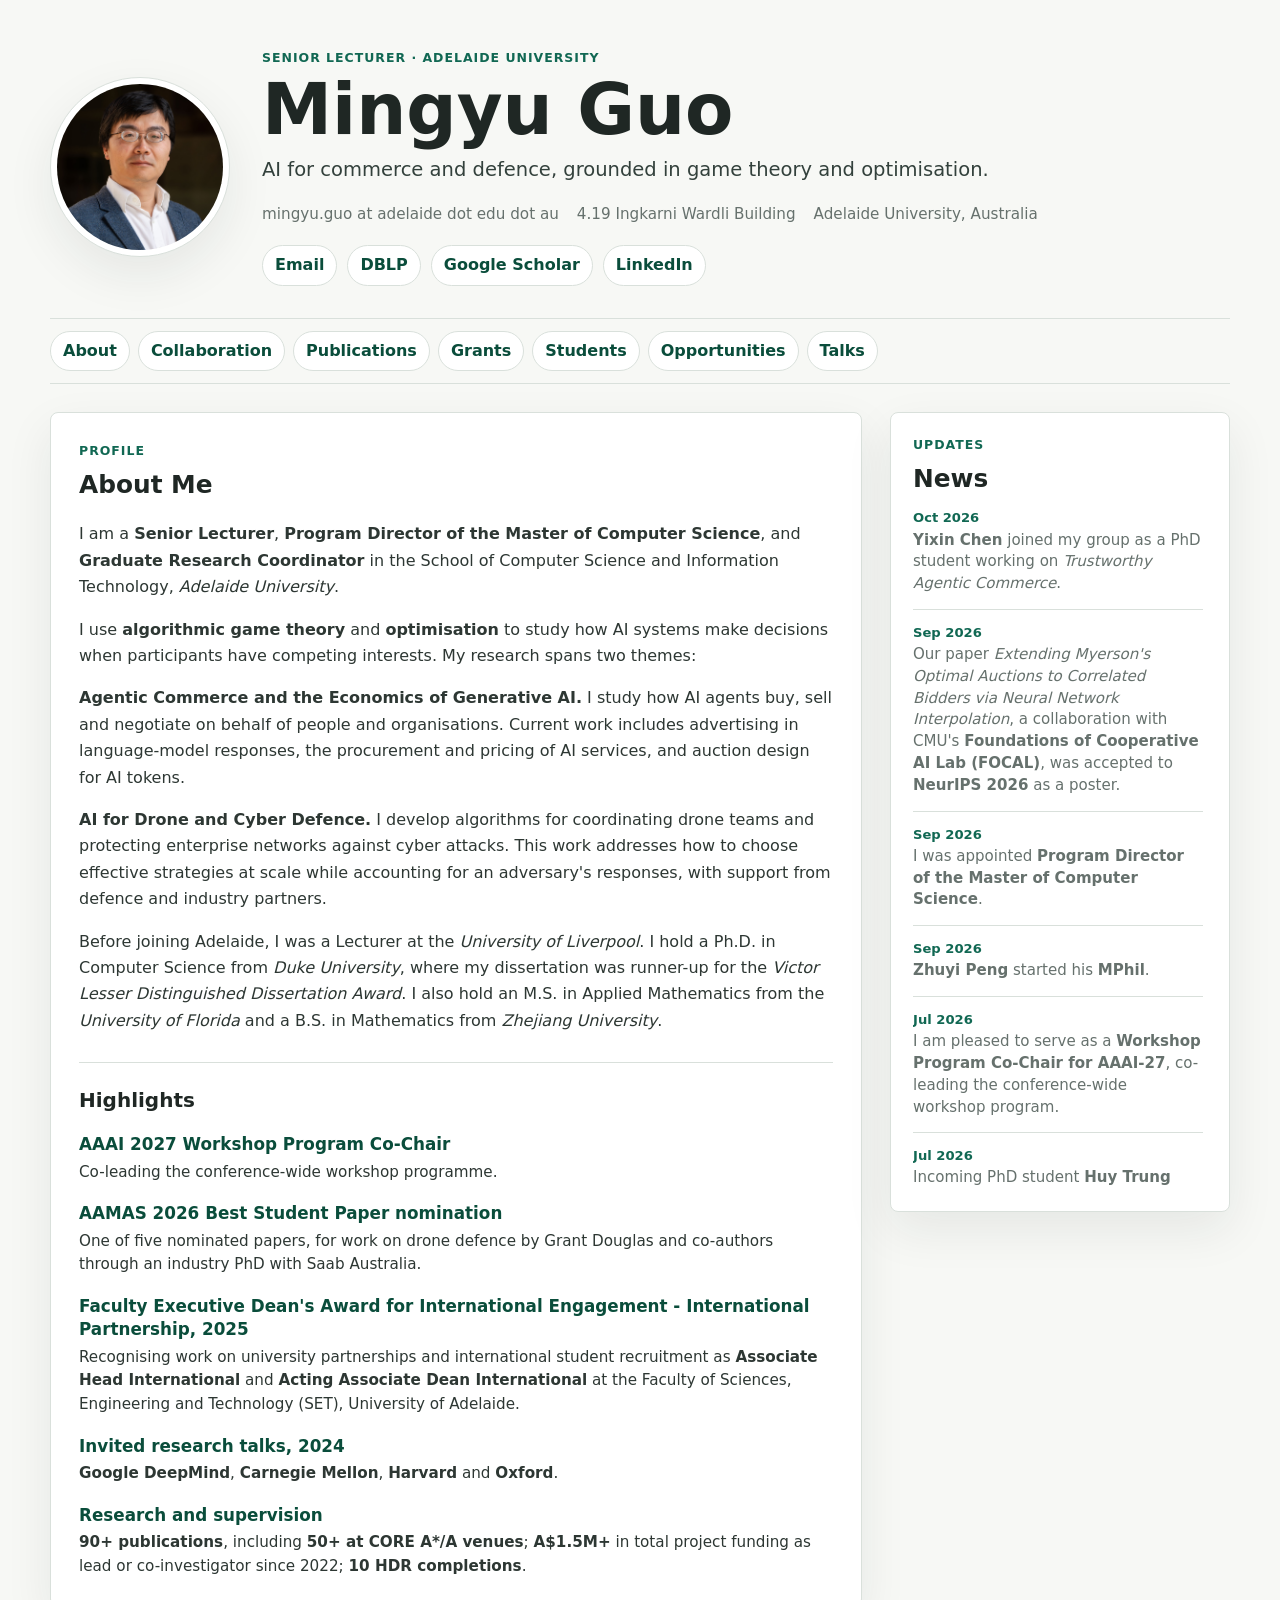
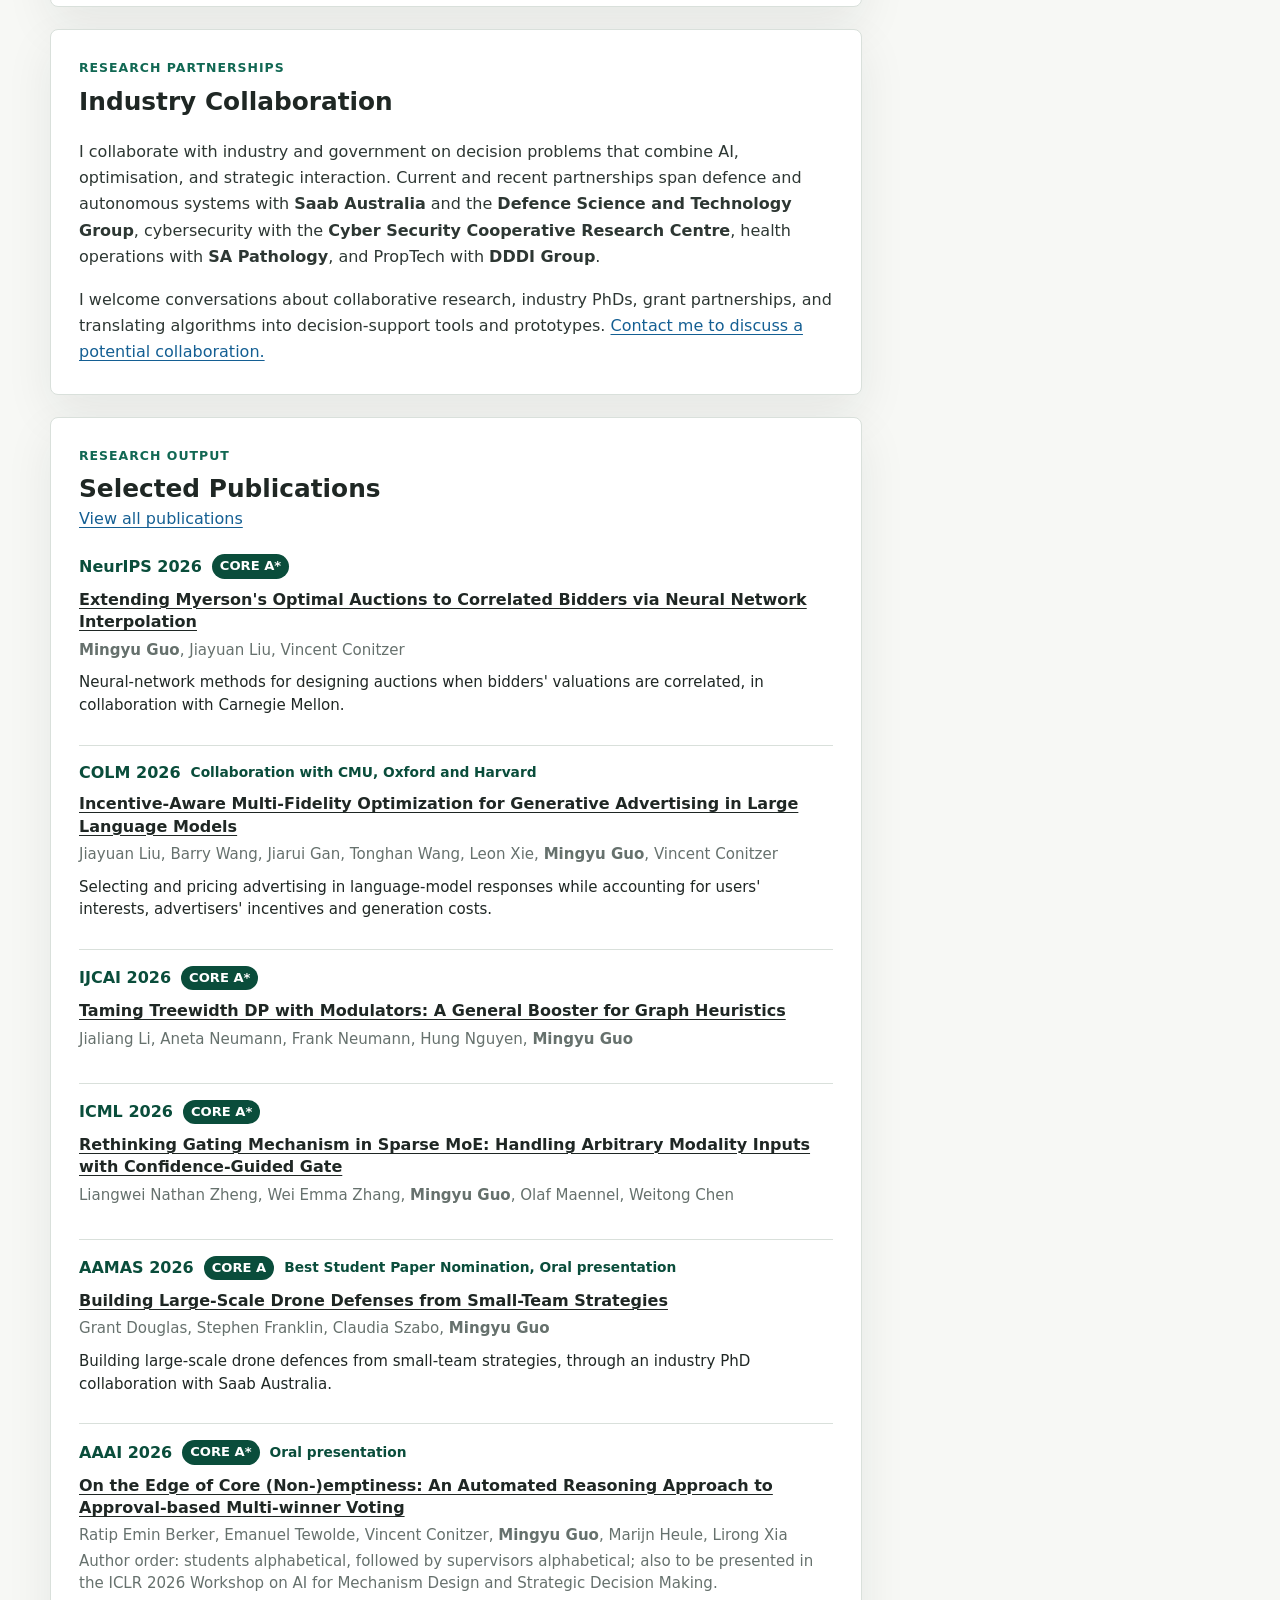
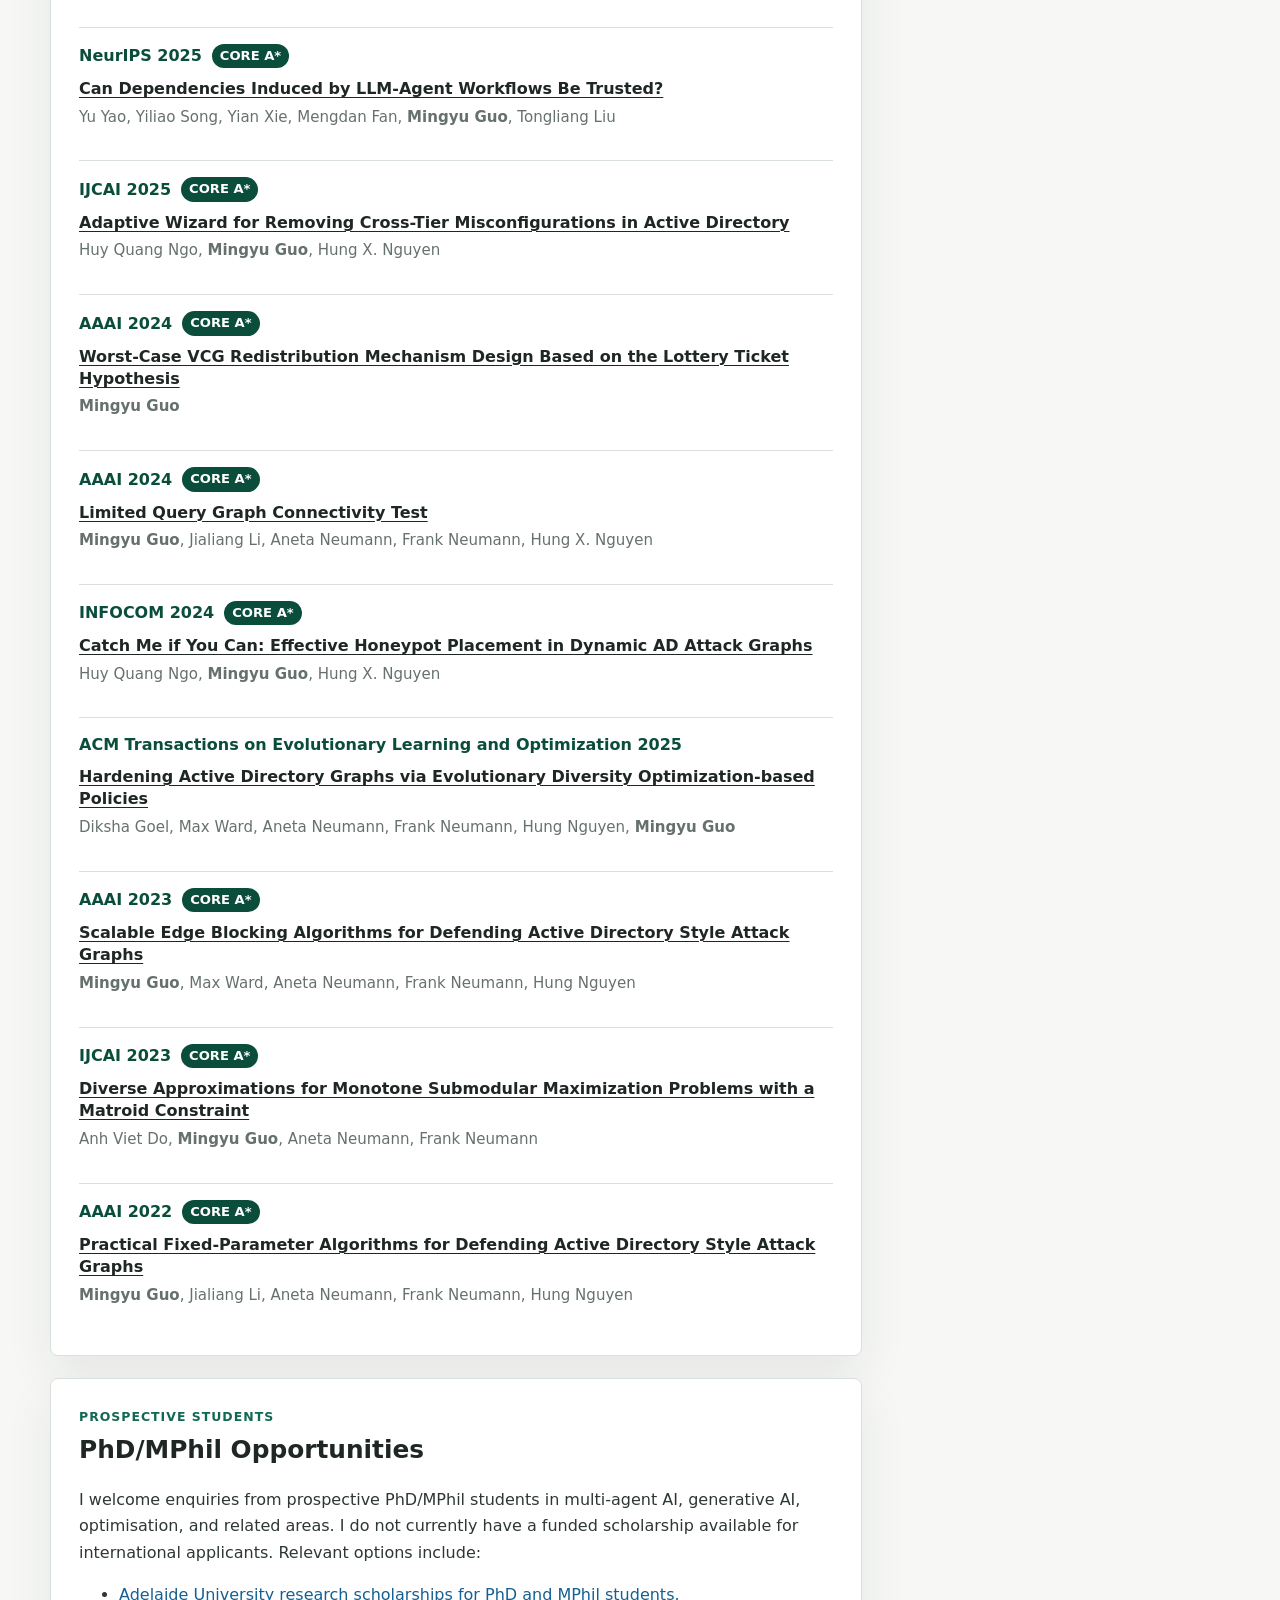
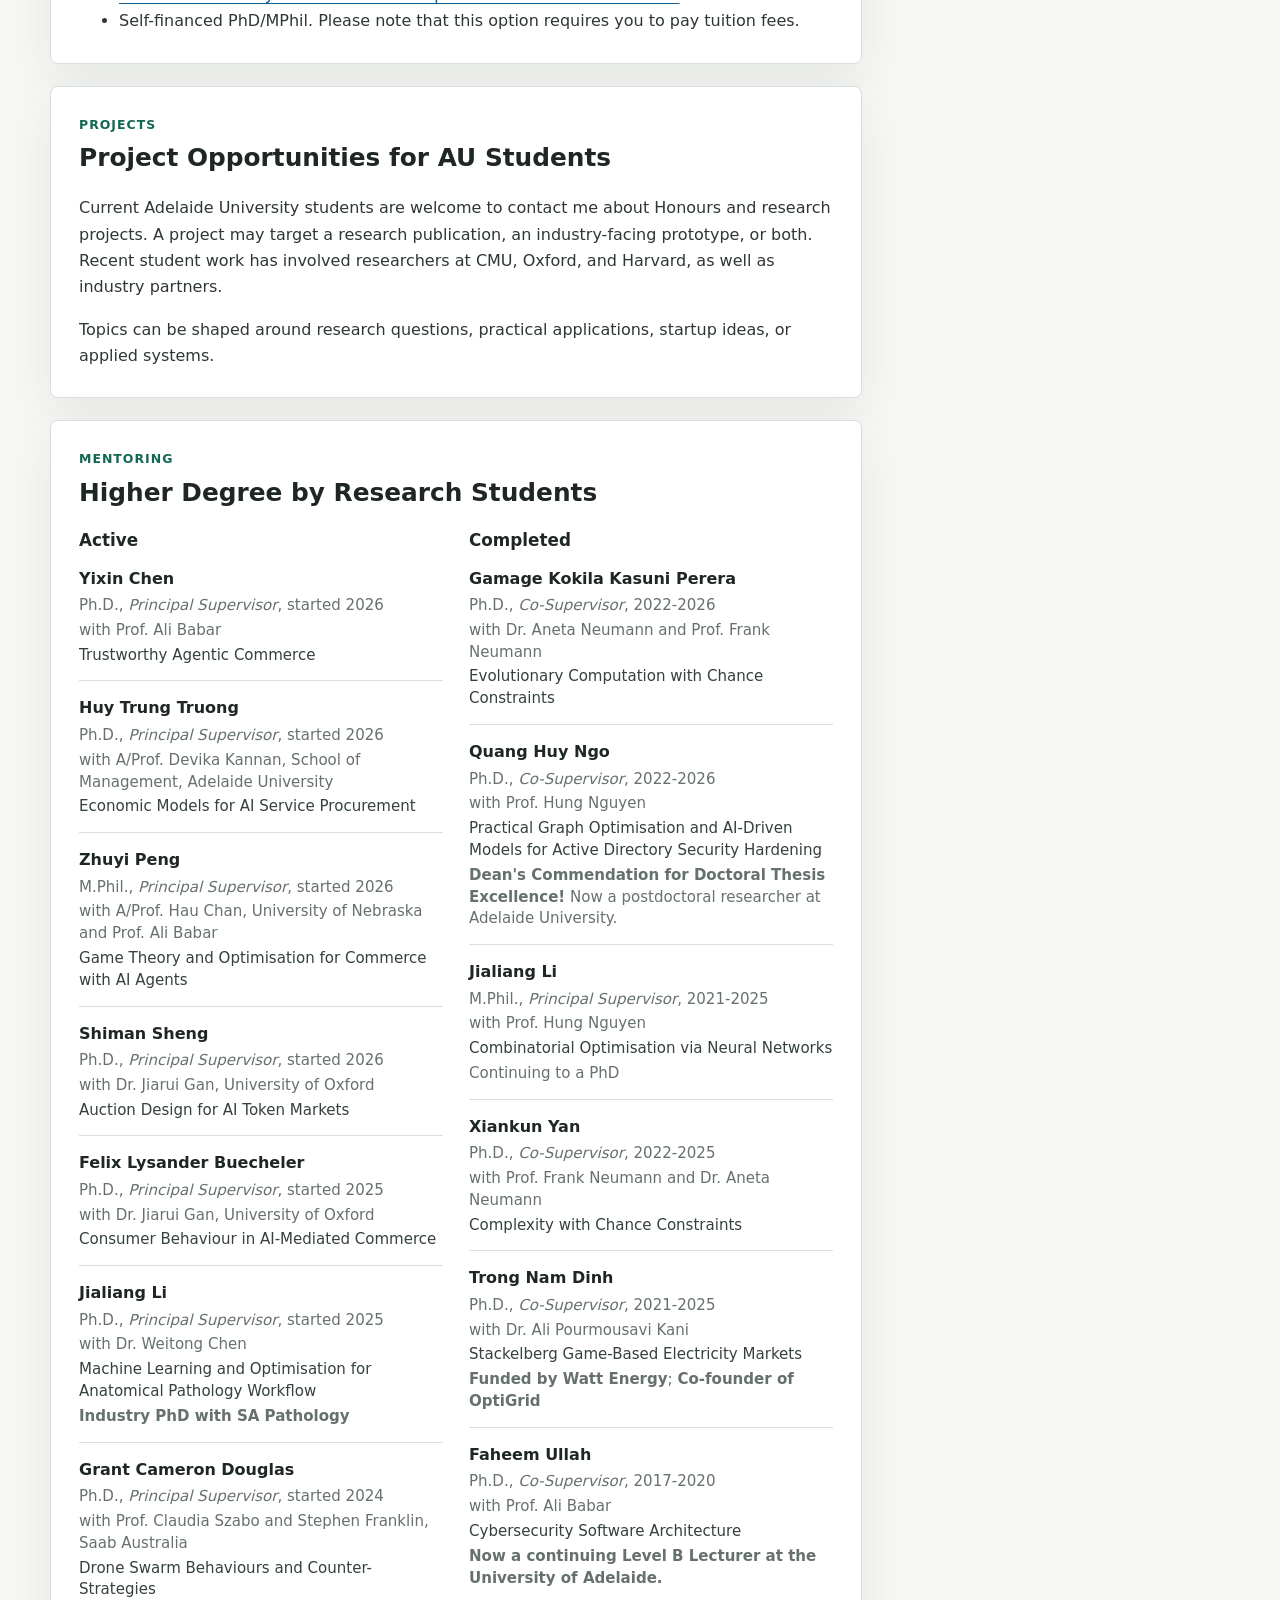
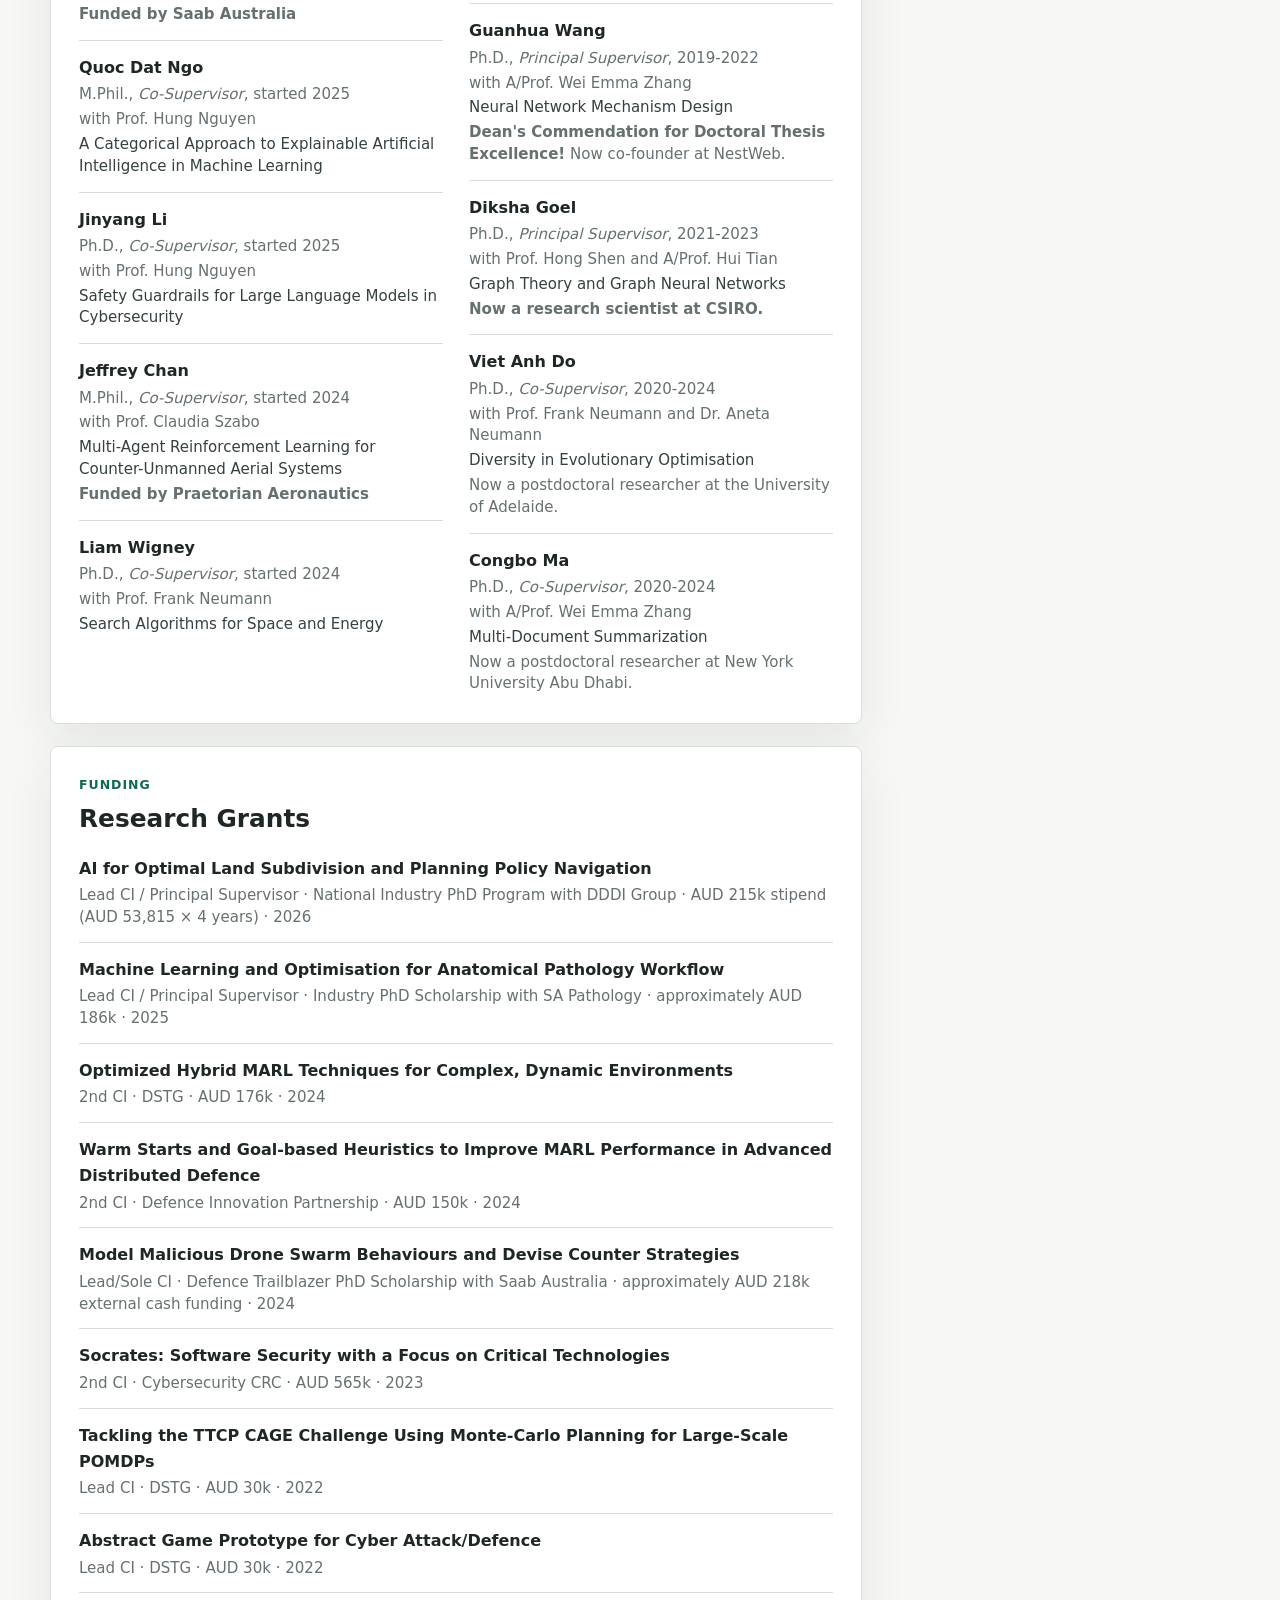
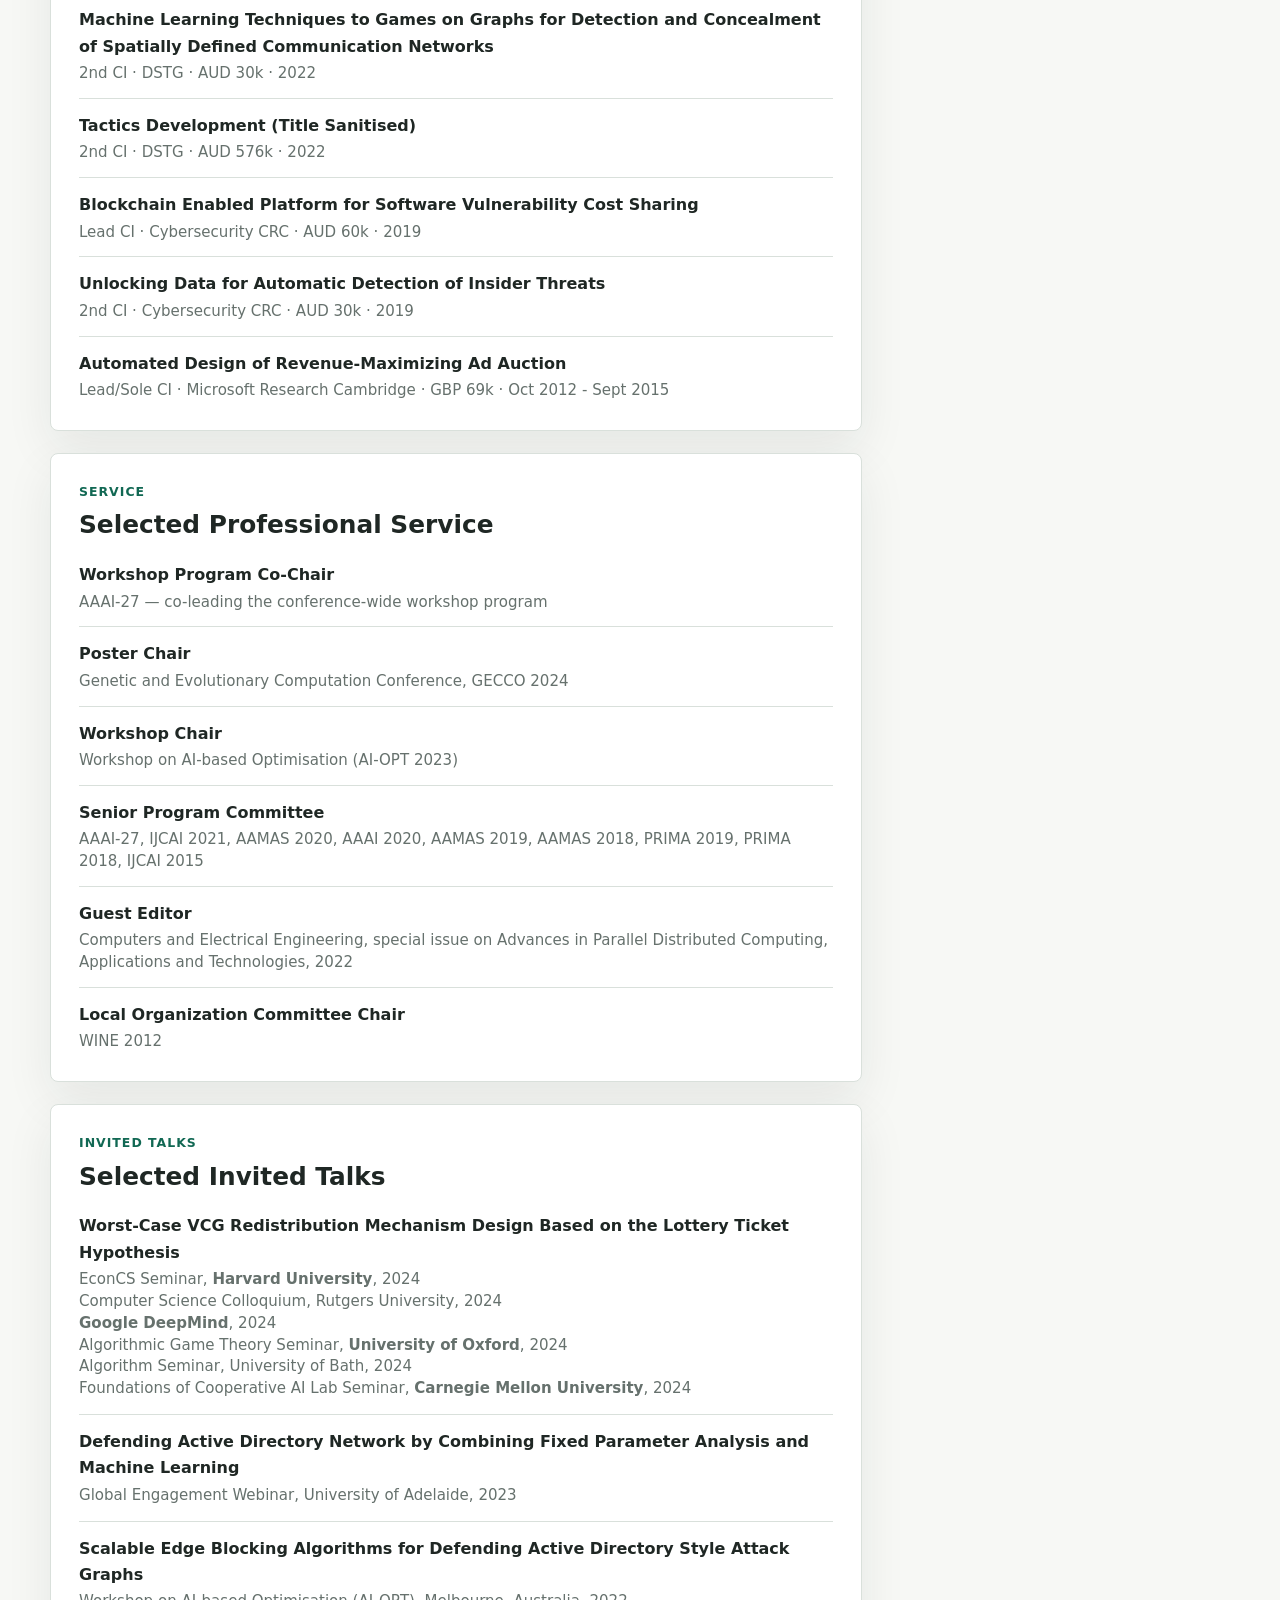
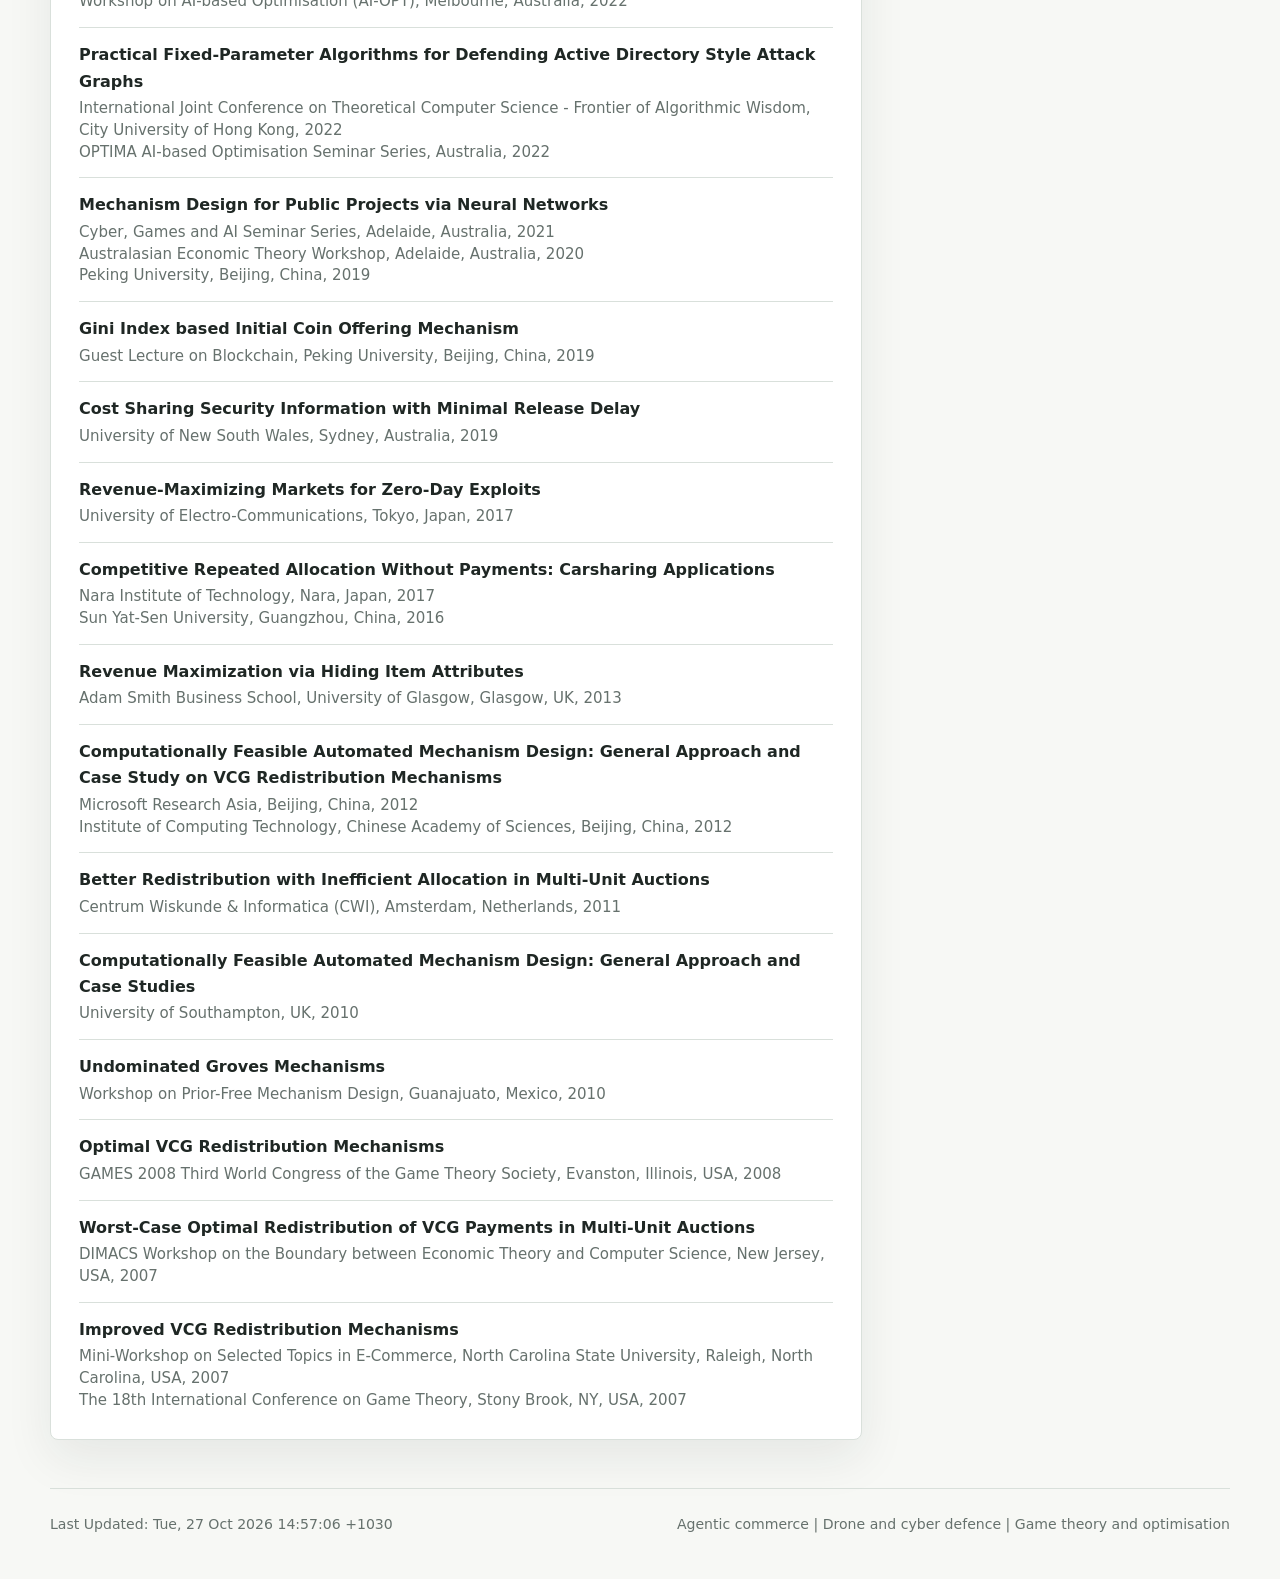
<file: index.html>
<!DOCTYPE html>
<html lang="en">

<head>
  <meta charset="UTF-8" />
  <meta name="viewport" content="width=device-width, initial-scale=1.0" />
  <title>Mingyu Guo | AI for Commerce and Defence</title>
  <meta name="description" content="Mingyu Guo researches agentic commerce, the economics of generative AI, and AI for drone and cyber defence, using algorithmic game theory and optimisation.">
  <link rel="icon" href="static/favicon.ico" sizes="any">
  <link rel="icon" href="static/favicon.svg" type="image/svg+xml">
  <link rel="apple-touch-icon" href="static/apple-touch-icon.png">
  <link rel="stylesheet" href="static/site.css?v=9bbd561e0e75">
</head>

<body>
  <div class="site-shell">
    <header class="profile-header">
      <div class="profile-photo-wrap">
        <img class="profile-photo" src="static/mingyu.jpg" alt="Mingyu Guo" />
      </div>
      <div class="profile-copy">
        <p class="eyebrow">Senior Lecturer · Adelaide University</p>
        <h1>Mingyu Guo</h1>
        <p class="lead">AI for commerce and defence, grounded in game theory and optimisation.</p>
        <div class="contact-list" aria-label="Contact information">
          <span>mingyu.guo at adelaide dot edu dot au</span>
          <span>4.19 Ingkarni Wardli Building</span>
          <span>Adelaide University, Australia</span>
        </div>
        <nav class="profile-links" aria-label="Profile links">
          <a href="mailto:mingyu.guo@adelaide.edu.au">Email</a>
          <a href="https://dblp.org/pid/62/5599-1.html">DBLP</a>
          <a href="https://scholar.google.com/citations?user=bxEKdzkAAAAJ&hl=en">Google Scholar</a>
          <a href="https://www.linkedin.com/in/mingyu-guo-97236b1b/">LinkedIn</a>
        </nav>
      </div>
    </header>

    <nav class="page-nav" aria-label="Page sections">
      <a href="#about">About</a>
      <a href="#collaboration">Collaboration</a>
      <a href="#publications">Publications</a>
      <a href="#grants">Grants</a>
      <a href="#students">Students</a>
      <a href="#opportunities">Opportunities</a>
      <a href="#talks">Talks</a>
    </nav>

    <main class="layout">
      <div class="main-column">
        <section id="about" class="section">
          <div class="section-heading">
            <p class="section-kicker">Profile</p>
            <h2>About Me</h2>
          </div>
          <div class="prose">
            <p>I am a <strong>Senior Lecturer</strong>, <strong>Program Director of the Master of Computer Science</strong>, and <strong>Graduate Research Coordinator</strong> in the School of Computer Science and Information Technology, <em>Adelaide University</em>.</p>
            <p>I use <strong>algorithmic game theory</strong> and <strong>optimisation</strong> to study how AI systems make decisions when participants have competing interests. My research spans two themes:</p>
            <p><strong>Agentic Commerce and the Economics of Generative AI.</strong> I study how AI agents buy, sell and negotiate on behalf of people and organisations. Current work includes advertising in language-model responses, the procurement and pricing of AI services, and auction design for AI tokens.</p>
            <p><strong>AI for Drone and Cyber Defence.</strong> I develop algorithms for coordinating drone teams and protecting enterprise networks against cyber attacks. This work addresses how to choose effective strategies at scale while accounting for an adversary's responses, with support from defence and industry partners.</p>
            <p>Before joining Adelaide, I was a Lecturer at the <em>University of Liverpool</em>. I hold a Ph.D. in Computer Science from <em>Duke University</em>, where my dissertation was runner-up for the <em>Victor Lesser Distinguished Dissertation Award</em>. I also hold an M.S. in Applied Mathematics from the <em>University of Florida</em> and a B.S. in Mathematics from <em>Zhejiang University</em>.</p>
          </div>
          <div class="profile-highlights">
            <h3>Highlights</h3>
            <ul class="highlight-list" role="list">
              <li>
                <strong class="highlight-title">AAAI 2027 Workshop Program Co-Chair</strong>
                <span class="highlight-detail">Co-leading the conference-wide workshop programme.</span>
              </li>
              <li>
                <strong class="highlight-title">AAMAS 2026 Best Student Paper nomination</strong>
                <span class="highlight-detail">One of five nominated papers, for work on drone defence by Grant Douglas and co-authors through an industry PhD with Saab Australia.</span>
              </li>
              <li>
                <strong class="highlight-title">Faculty Executive Dean&#39;s Award for International Engagement - International Partnership, 2025</strong>
                <span class="highlight-detail">Recognising work on university partnerships and international student recruitment as <strong>Associate Head International</strong> and <strong>Acting Associate Dean International</strong> at the Faculty of Sciences, Engineering and Technology (SET), University of Adelaide.</span>
              </li>
              <li>
                <strong class="highlight-title">Invited research talks, 2024</strong>
                <span class="highlight-detail"><strong>Google DeepMind</strong>, <strong>Carnegie Mellon</strong>, <strong>Harvard</strong> and <strong>Oxford</strong>.</span>
              </li>
              <li>
                <strong class="highlight-title">Research and supervision</strong>
                <span class="highlight-detail"><strong>90+ publications</strong>, including <strong>50+ at CORE A*/A venues</strong>; <strong>A$1.5M+</strong> in total project funding as lead or co-investigator since 2022; <strong>10 HDR completions</strong>.</span>
              </li>
            </ul>
          </div>
        </section>

        <section id="collaboration" class="section">
          <div class="section-heading">
            <p class="section-kicker">Research Partnerships</p>
            <h2>Industry Collaboration</h2>
          </div>
          <div class="prose">
            <p>I collaborate with industry and government on decision problems that combine AI, optimisation, and strategic interaction. Current and recent partnerships span defence and autonomous systems with <strong>Saab Australia</strong> and the <strong>Defence Science and Technology Group</strong>, cybersecurity with the <strong>Cyber Security Cooperative Research Centre</strong>, health operations with <strong>SA Pathology</strong>, and PropTech with <strong>DDDI Group</strong>.</p>
            <p>I welcome conversations about collaborative research, industry PhDs, grant partnerships, and translating algorithms into decision-support tools and prototypes. <a href="mailto:mingyu.guo@adelaide.edu.au">Contact me to discuss a potential collaboration.</a></p>
          </div>
        </section>

        <section id="publications" class="section">
          <div class="section-heading">
            <p class="section-kicker">Research Output</p>
            <h2>Selected Publications</h2>
            <a href="publications.html">View all publications</a>
          </div>
<ol class="publication-list">
  <li class="publication-item">
    <div class="publication-main">
      <div class="publication-heading">
        <span class="publication-venue">NeurIPS 2026</span>
<span class="tag">CORE A*</span>      </div>
      <p class="publication-title">
<a href="https://arxiv.org/abs/2610.24240">Extending Myerson&#39;s Optimal Auctions to Correlated Bidders via Neural Network Interpolation</a>      </p>
      <p class="publication-authors"><strong>Mingyu Guo</strong>, Jiayuan Liu, Vincent Conitzer</p>
<p class="publication-summary">Neural-network methods for designing auctions when bidders&#39; valuations are correlated, in collaboration with Carnegie Mellon.</p>    </div>
  </li>
  <li class="publication-item">
    <div class="publication-main">
      <div class="publication-heading">
        <span class="publication-venue">COLM 2026</span>
<span class="publication-note">Collaboration with CMU, Oxford and Harvard</span>      </div>
      <p class="publication-title">
<a href="https://arxiv.org/abs/2604.06263">Incentive-Aware Multi-Fidelity Optimization for Generative Advertising in Large Language Models</a>      </p>
      <p class="publication-authors">Jiayuan Liu, Barry Wang, Jiarui Gan, Tonghan Wang, Leon Xie, <strong>Mingyu Guo</strong>, Vincent Conitzer</p>
<p class="publication-summary">Selecting and pricing advertising in language-model responses while accounting for users&#39; interests, advertisers&#39; incentives and generation costs.</p>    </div>
  </li>
  <li class="publication-item">
    <div class="publication-main">
      <div class="publication-heading">
        <span class="publication-venue">IJCAI 2026</span>
<span class="tag">CORE A*</span>      </div>
      <p class="publication-title">
<a href="https://arxiv.org/abs/2608.04446">Taming Treewidth DP with Modulators: A General Booster for Graph Heuristics</a>      </p>
      <p class="publication-authors">Jialiang Li, Aneta Neumann, Frank Neumann, Hung Nguyen, <strong>Mingyu Guo</strong></p>
    </div>
  </li>
  <li class="publication-item">
    <div class="publication-main">
      <div class="publication-heading">
        <span class="publication-venue">ICML 2026</span>
<span class="tag">CORE A*</span>      </div>
      <p class="publication-title">
<a href="https://arxiv.org/abs/2505.19525">Rethinking Gating Mechanism in Sparse MoE: Handling Arbitrary Modality Inputs with Confidence-Guided Gate</a>      </p>
      <p class="publication-authors">Liangwei Nathan Zheng, Wei Emma Zhang, <strong>Mingyu Guo</strong>, Olaf Maennel, Weitong Chen</p>
    </div>
  </li>
  <li class="publication-item">
    <div class="publication-main">
      <div class="publication-heading">
        <span class="publication-venue">AAMAS 2026</span>
<span class="tag">CORE A</span><span class="publication-note">Best Student Paper Nomination, Oral presentation</span>      </div>
      <p class="publication-title">
<a href="https://arxiv.org/abs/2602.12502">Building Large-Scale Drone Defenses from Small-Team Strategies</a>      </p>
      <p class="publication-authors">Grant Douglas, Stephen Franklin, Claudia Szabo, <strong>Mingyu Guo</strong></p>
<p class="publication-summary">Building large-scale drone defences from small-team strategies, through an industry PhD collaboration with Saab Australia.</p>    </div>
  </li>
  <li class="publication-item">
    <div class="publication-main">
      <div class="publication-heading">
        <span class="publication-venue">AAAI 2026</span>
<span class="tag">CORE A*</span><span class="publication-note">Oral presentation</span>      </div>
      <p class="publication-title">
<a href="https://arxiv.org/abs/2512.16895">On the Edge of Core (Non-)emptiness: An Automated Reasoning Approach to Approval-based Multi-winner Voting</a>      </p>
      <p class="publication-authors">Ratip Emin Berker, Emanuel Tewolde, Vincent Conitzer, <strong>Mingyu Guo</strong>, Marijn Heule, Lirong Xia</p>
<p class="publication-clarification">Author order: students alphabetical, followed by supervisors alphabetical; also to be presented in the ICLR 2026 Workshop on AI for Mechanism Design and Strategic Decision Making.</p>    </div>
  </li>
  <li class="publication-item">
    <div class="publication-main">
      <div class="publication-heading">
        <span class="publication-venue">NeurIPS 2025</span>
<span class="tag">CORE A*</span>      </div>
      <p class="publication-title">
<a href="https://openreview.net/forum?id=rDqZjKIeda">Can Dependencies Induced by LLM-Agent Workflows Be Trusted?</a>      </p>
      <p class="publication-authors">Yu Yao, Yiliao Song, Yian Xie, Mengdan Fan, <strong>Mingyu Guo</strong>, Tongliang Liu</p>
    </div>
  </li>
  <li class="publication-item">
    <div class="publication-main">
      <div class="publication-heading">
        <span class="publication-venue">IJCAI 2025</span>
<span class="tag">CORE A*</span>      </div>
      <p class="publication-title">
<a href="https://arxiv.org/abs/2505.01028v1">Adaptive Wizard for Removing Cross-Tier Misconfigurations in Active Directory</a>      </p>
      <p class="publication-authors">Huy Quang Ngo, <strong>Mingyu Guo</strong>, Hung X. Nguyen</p>
    </div>
  </li>
  <li class="publication-item">
    <div class="publication-main">
      <div class="publication-heading">
        <span class="publication-venue">AAAI 2024</span>
<span class="tag">CORE A*</span>      </div>
      <p class="publication-title">
<a href="https://arxiv.org/abs/2305.11011">Worst-Case VCG Redistribution Mechanism Design Based on the Lottery Ticket Hypothesis</a>      </p>
      <p class="publication-authors"><strong>Mingyu Guo</strong></p>
    </div>
  </li>
  <li class="publication-item">
    <div class="publication-main">
      <div class="publication-heading">
        <span class="publication-venue">AAAI 2024</span>
<span class="tag">CORE A*</span>      </div>
      <p class="publication-title">
<a href="https://arxiv.org/abs/2302.13036">Limited Query Graph Connectivity Test</a>      </p>
      <p class="publication-authors"><strong>Mingyu Guo</strong>, Jialiang Li, Aneta Neumann, Frank Neumann, Hung X. Nguyen</p>
    </div>
  </li>
  <li class="publication-item">
    <div class="publication-main">
      <div class="publication-heading">
        <span class="publication-venue">INFOCOM 2024</span>
<span class="tag">CORE A*</span>      </div>
      <p class="publication-title">
<a href="https://arxiv.org/abs/2312.16820">Catch Me if You Can: Effective Honeypot Placement in Dynamic AD Attack Graphs</a>      </p>
      <p class="publication-authors">Huy Quang Ngo, <strong>Mingyu Guo</strong>, Hung X. Nguyen</p>
    </div>
  </li>
  <li class="publication-item">
    <div class="publication-main">
      <div class="publication-heading">
        <span class="publication-venue">ACM Transactions on Evolutionary Learning and Optimization 2025</span>
      </div>
      <p class="publication-title">
<a href="https://doi.org/10.1145/3688401">Hardening Active Directory Graphs via Evolutionary Diversity Optimization-based Policies</a>      </p>
      <p class="publication-authors">Diksha Goel, Max Ward, Aneta Neumann, Frank Neumann, Hung Nguyen, <strong>Mingyu Guo</strong></p>
    </div>
  </li>
  <li class="publication-item">
    <div class="publication-main">
      <div class="publication-heading">
        <span class="publication-venue">AAAI 2023</span>
<span class="tag">CORE A*</span>      </div>
      <p class="publication-title">
<a href="https://arxiv.org/abs/2212.04326">Scalable Edge Blocking Algorithms for Defending Active Directory Style Attack Graphs</a>      </p>
      <p class="publication-authors"><strong>Mingyu Guo</strong>, Max Ward, Aneta Neumann, Frank Neumann, Hung Nguyen</p>
    </div>
  </li>
  <li class="publication-item">
    <div class="publication-main">
      <div class="publication-heading">
        <span class="publication-venue">IJCAI 2023</span>
<span class="tag">CORE A*</span>      </div>
      <p class="publication-title">
<a href="https://arxiv.org/abs/2307.07567">Diverse Approximations for Monotone Submodular Maximization Problems with a Matroid Constraint</a>      </p>
      <p class="publication-authors">Anh Viet Do, <strong>Mingyu Guo</strong>, Aneta Neumann, Frank Neumann</p>
    </div>
  </li>
  <li class="publication-item">
    <div class="publication-main">
      <div class="publication-heading">
        <span class="publication-venue">AAAI 2022</span>
<span class="tag">CORE A*</span>      </div>
      <p class="publication-title">
<a href="https://arxiv.org/abs/2112.13175">Practical Fixed-Parameter Algorithms for Defending Active Directory Style Attack Graphs</a>      </p>
      <p class="publication-authors"><strong>Mingyu Guo</strong>, Jialiang Li, Aneta Neumann, Frank Neumann, Hung Nguyen</p>
    </div>
  </li>
</ol>        </section>

        <section class="section mobile-news">
          <div class="section-heading">
            <p class="section-kicker">Updates</p>
            <h2>News</h2>
          </div>
          <ol class="news-list">
            <li>
              <time>Oct 2026</time>
              <span><b>Yixin Chen</b> joined my group as a PhD student working on <em>Trustworthy Agentic Commerce</em>.</span>
            </li>
            <li>
              <time>Sep 2026</time>
              <span>Our paper <em>Extending Myerson's Optimal Auctions to Correlated Bidders via Neural Network Interpolation</em>, a collaboration with CMU's <b>Foundations of Cooperative AI Lab (FOCAL)</b>, was accepted to <b>NeurIPS 2026</b> as a poster.</span>
            </li>
            <li>
              <time>Sep 2026</time>
              <span>I was appointed <b>Program Director of the Master of Computer Science</b>.</span>
            </li>
            <li>
              <time>Sep 2026</time>
              <span><b>Zhuyi Peng</b> started his <b>MPhil</b>.</span>
            </li>
            <li>
              <time>Jul 2026</time>
              <span>I am pleased to serve as a <b>Workshop Program Co-Chair for AAAI-27</b>, co-leading the conference-wide workshop program.</span>
            </li>
            <li>
              <time>Jul 2026</time>
              <span>Incoming PhD student <b>Huy Trung Truong</b> will work on <em>Agentic Commerce: Optimisation and Mechanism Design for Autonomous Economic Agents in Game-Theoretic Markets</em>.</span>
            </li>
            <li>
              <time>Jul 2026</time>
              <span>How can we coordinate multiple sponsors for generative advertising? Our latest collaboration with <b>CMU</b>, <b>Oxford</b>, and <b>Harvard</b> has been accepted to the <b>Conference on Language Modeling (COLM) 2026</b>! Read the full paper on arXiv: <a href="https://arxiv.org/abs/2604.06263">Incentive-Aware Multi-Fidelity Optimization for Generative Advertising in Large Language Models</a>.</span>
            </li>
            <li>
              <time>Jun 2026</time>
              <span>I secured a new <b>National Industry PhD project with DDDI Group</b> under the Australian Government's National Industry PhD Program.</span>
            </li>
            <li>
              <time>May 2026</time>
              <span>Our latest collaboration with <b>CMU</b> explores robust multi-agent LLM reasoning under adversarial majorities. Read the full paper on arXiv: <a href="https://arxiv.org/abs/2604.17139">The Consensus Trap: Rescuing Multi-Agent LLMs from Adversarial Majorities via Token-Level Collaboration</a>.</span>
            </li>
            <li>
              <time>May 2026</time>
              <span>Huge congratulations to PhD student <b>Jialiang Li</b>! His paper, <em>Taming Treewidth DP with Modulators: A General Booster for Graph Heuristics</em>, was accepted to <b>IJCAI 2026</b>. This work presents key findings from his MPhil thesis.</span>
            </li>
            <li>
              <time>Apr 2026</time>
              <span><b>Shiman Sheng</b> started her PhD.</span>
            </li>
            <li>
              <time>Mar 2026</time>
              <span>Congratulations to my PhD student, <b>Grant Douglas</b>, on his <b>Best Student Paper Nomination</b> at <b>AAMAS</b> (the flagship international conference for autonomous agents) for his paper <em>Building Large-Scale Drone Defenses from Small-Team Strategies</em>.</span>
            </li>
            <li>
              <time>Feb 2026</time>
              <span>I was appointed <b>Graduate Research Coordinator</b> of the School of Computer Science and Information Technology, supporting research excellence, mentorship, and impactful graduate research at Adelaide University.</span>
            </li>
            <li>
              <time>Jan 2026</time>
              <span><b>Quang Huy Ngo</b> completed his PhD and received the <b>Dean's Commendation for Doctoral Thesis Excellence</b>.</span>
            </li>
            <li>
              <time>Dec 2025</time>
              <span>The paper <em>Building Large-Scale Drone Defenses from Small-Team Strategies</em> was accepted to <b>AAMAS 2026</b> as an oral presentation (<b>CORE A</b>).</span>
            </li>
            <li>
              <time>Dec 2025</time>
              <span>I received the Faculty of Science, Engineering and Technology <b>Executive Dean's International Engagement Award</b> for International Partnership, while also completing my term as Associate Head International of the School of Computer and Mathematical Sciences (2023, 2025).</span>
            </li>
            <li>
              <time>Dec 2025</time>
              <span><b>Jinyang Li</b> started his PhD.</span>
            </li>
            <li>
              <time>Nov 2025</time>
              <span>The paper <em>On the Edge of Core (Non-)emptiness: An Automated Reasoning Approach to Approval-based Multi-winner Voting</em> was accepted to <b>AAAI 2026</b> as an oral presentation.</span>
            </li>
            <li>
              <time>Nov 2025</time>
              <span><b>Felix Lysander Buecheler</b> started his PhD on advertising frameworks and auctions for large language model chats, co-supervised with Dr. Jiarui Gan at Oxford.</span>
            </li>
            <li>
              <time>Sep 2025</time>
              <span>I represented Adelaide University at the China International Fair for Trade in Services (CIFTIS), participated in the Adelaide University China Open Days, and joined the SET faculty mission to Vietnam.</span>
            </li>
            <li>
              <time>Sep 2025</time>
              <span>The paper <em>Can Dependencies Induced by LLM-Agent Workflows Be Trusted?</em> was accepted to <b>NeurIPS 2025</b>.</span>
            </li>
            <li>
              <time>Jul 2025</time>
              <span>I was appointed <b>Acting Associate Dean International (North and East Asia)</b>, Faculty of Science, Engineering and Technology (acting period: July-September).</span>
            </li>
            <li>
              <time>May 2025</time>
              <span><b>Jialiang Li</b> completed his MPhil and continued to an industry PhD co-funded by SA Pathology.</span>
            </li>
            <li>
              <time>Apr 2025</time>
              <span><em>Adaptive Wizard for Removing Cross-Tier Misconfigurations in Active Directory</em> was accepted to <b>IJCAI 2025</b>.</span>
            </li>
            <li>
              <time>Mar 2025</time>
              <span><b>Trong Nam Dinh</b> and <b>Xiankun Yan</b> completed their PhDs.</span>
            </li>
            <li>
              <time>Nov 2024</time>
              <span>I presented at the EconCS Seminar at <b>Harvard University</b>.</span>
            </li>
            <li>
              <time>Nov 2024</time>
              <span>I made a research visit to the University of Nebraska-Lincoln.</span>
            </li>
            <li>
              <time>Oct 2024</time>
              <span><b>Grant Cameron Douglas</b> started his PhD.</span>
            </li>
            <li>
              <time>Oct 2024</time>
              <span>I presented at the Computer Science Colloquium at Rutgers University.</span>
            </li>
            <li>
              <time>Jul 2024</time>
              <span>I gave an invited talk at <b>Google DeepMind</b>.</span>
            </li>
            <li>
              <time>Jun 2024</time>
              <span>I presented at the University of Bath.</span>
            </li>
            <li>
              <time>Jun 2024</time>
              <span>I presented at the Algorithmic Game Theory Seminar at <b>Oxford</b>.</span>
            </li>
            <li>
              <time>Jun-Jul 2024</time>
              <span>I visited the Institute for Ethics in AI at Oxford.</span>
            </li>
            <li>
              <time>Feb 2024</time>
              <span>I gave two presentations at <b>AAAI 2024</b>.</span>
            </li>
            <li>
              <time>Feb 2024</time>
              <span>I gave two presentations at CMU.</span>
            </li>
            <li>
              <time>Jan-Dec 2024</time>
              <span>I began a full-year special study visit at the Foundations of Cooperative AI Lab, <b>Carnegie Mellon University</b> (host: Prof. Vincent Conitzer).</span>
            </li>
          </ol>
        </section>

        <section id="opportunities" class="section">
          <div class="section-heading">
            <p class="section-kicker">Prospective Students</p>
            <h2>PhD/MPhil Opportunities</h2>
          </div>
          <div class="prose">
            <p>I welcome enquiries from prospective PhD/MPhil students in multi-agent AI, generative AI, optimisation, and related areas. I do not currently have a funded scholarship available for international applicants. Relevant options include:</p>
            <ul>
              <li><a href="https://adelaideuni.edu.au/research/research-degrees/research-scholarships/">Adelaide University research scholarships for PhD and MPhil students.</a></li>
              <li>Self-financed PhD/MPhil. Please note that this option requires you to pay tuition fees.</li>
            </ul>
          </div>
        </section>

        <section id="au-students" class="section">
          <div class="section-heading">
            <p class="section-kicker">Projects</p>
            <h2>Project Opportunities for AU Students</h2>
          </div>
          <div class="prose">
            <p>Current Adelaide University students are welcome to contact me about Honours and research projects. A project may target a research publication, an industry-facing prototype, or both. Recent student work has involved researchers at CMU, Oxford, and Harvard, as well as industry partners.</p>
            <p>Topics can be shaped around research questions, practical applications, startup ideas, or applied systems.</p>
          </div>
        </section>

        <section id="students" class="section">
          <div class="section-heading">
            <p class="section-kicker">Mentoring</p>
            <h2>Higher Degree by Research Students</h2>
          </div>
          <div class="student-groups">
            <div>
              <h3>Active</h3>
              <ol class="student-list">
                <li>
                  <strong>Yixin Chen</strong>
                  <span>Ph.D., <em>Principal Supervisor</em>, started 2026</span>
                  <span>with Prof. Ali Babar</span>
                  <span class="topic">Trustworthy Agentic Commerce</span>
                </li>
                <li>
                  <strong>Huy Trung Truong</strong>
                  <span>Ph.D., <em>Principal Supervisor</em>, started 2026</span>
                  <span>with A/Prof. Devika Kannan, School of Management, Adelaide University</span>
                  <span class="topic">Economic Models for AI Service Procurement</span>
                </li>
                <li>
                  <strong>Zhuyi Peng</strong>
                  <span>M.Phil., <em>Principal Supervisor</em>, started 2026</span>
                  <span>with A/Prof. Hau Chan, University of Nebraska and Prof. Ali Babar</span>
                  <span class="topic">Game Theory and Optimisation for Commerce with AI Agents</span>
                </li>
                <li>
                  <strong>Shiman Sheng</strong>
                  <span>Ph.D., <em>Principal Supervisor</em>, started 2026</span>
                  <span>with Dr. Jiarui Gan, University of Oxford</span>
                  <span class="topic">Auction Design for AI Token Markets</span>
                </li>
                <li>
                  <strong>Felix Lysander Buecheler</strong>
                  <span>Ph.D., <em>Principal Supervisor</em>, started 2025</span>
                  <span>with Dr. Jiarui Gan, University of Oxford</span>
                  <span class="topic">Consumer Behaviour in AI-Mediated Commerce</span>
                </li>
                <li>
                  <strong>Jialiang Li</strong>
                  <span>Ph.D., <em>Principal Supervisor</em>, started 2025</span>
                  <span>with Dr. Weitong Chen</span>
                  <span class="topic">Machine Learning and Optimisation for Anatomical Pathology Workflow</span>
<span><strong>Industry PhD with SA Pathology</strong></span>                </li>
                <li>
                  <strong>Grant Cameron Douglas</strong>
                  <span>Ph.D., <em>Principal Supervisor</em>, started 2024</span>
                  <span>with Prof. Claudia Szabo and Stephen Franklin, Saab Australia</span>
                  <span class="topic">Drone Swarm Behaviours and Counter-Strategies</span>
<span><strong>Funded by Saab Australia</strong></span>                </li>
                <li>
                  <strong>Quoc Dat Ngo</strong>
                  <span>M.Phil., <em>Co-Supervisor</em>, started 2025</span>
                  <span>with Prof. Hung Nguyen</span>
                  <span class="topic">A Categorical Approach to Explainable Artificial Intelligence in Machine Learning</span>
                </li>
                <li>
                  <strong>Jinyang Li</strong>
                  <span>Ph.D., <em>Co-Supervisor</em>, started 2025</span>
                  <span>with Prof. Hung Nguyen</span>
                  <span class="topic">Safety Guardrails for Large Language Models in Cybersecurity</span>
                </li>
                <li>
                  <strong>Jeffrey Chan</strong>
                  <span>M.Phil., <em>Co-Supervisor</em>, started 2024</span>
                  <span>with Prof. Claudia Szabo</span>
                  <span class="topic">Multi-Agent Reinforcement Learning for Counter-Unmanned Aerial Systems</span>
<span><strong>Funded by Praetorian Aeronautics</strong></span>                </li>
                <li>
                  <strong>Liam Wigney</strong>
                  <span>Ph.D., <em>Co-Supervisor</em>, started 2024</span>
                  <span>with Prof. Frank Neumann</span>
                  <span class="topic">Search Algorithms for Space and Energy</span>
                </li>
              </ol>
            </div>
            <div>
              <h3>Completed</h3>
              <ol class="student-list">
                <li>
                  <strong>Gamage Kokila Kasuni Perera</strong>
                  <span>Ph.D., <em>Co-Supervisor</em>, 2022-2026</span>
                  <span>with Dr. Aneta Neumann and Prof. Frank Neumann</span>
                  <span class="topic">Evolutionary Computation with Chance Constraints</span>
                </li>
                <li>
                  <strong>Quang Huy Ngo</strong>
                  <span>Ph.D., <em>Co-Supervisor</em>, 2022-2026</span>
                  <span>with Prof. Hung Nguyen</span>
                  <span class="topic">Practical Graph Optimisation and AI-Driven Models for Active Directory Security Hardening</span>
<span><strong>Dean's Commendation for Doctoral Thesis Excellence!</strong> Now a postdoctoral researcher at Adelaide University.</span>                </li>
                <li>
                  <strong>Jialiang Li</strong>
                  <span>M.Phil., <em>Principal Supervisor</em>, 2021-2025</span>
                  <span>with Prof. Hung Nguyen</span>
                  <span class="topic">Combinatorial Optimisation via Neural Networks</span>
<span>Continuing to a PhD</span>                </li>
                <li>
                  <strong>Xiankun Yan</strong>
                  <span>Ph.D., <em>Co-Supervisor</em>, 2022-2025</span>
                  <span>with Prof. Frank Neumann and Dr. Aneta Neumann</span>
                  <span class="topic">Complexity with Chance Constraints</span>
                </li>
                <li>
                  <strong>Trong Nam Dinh</strong>
                  <span>Ph.D., <em>Co-Supervisor</em>, 2021-2025</span>
                  <span>with Dr. Ali Pourmousavi Kani</span>
                  <span class="topic">Stackelberg Game-Based Electricity Markets</span>
<span><strong>Funded by Watt Energy</strong>; <strong>Co-founder of OptiGrid</strong></span>                </li>
                <li>
                  <strong>Faheem Ullah</strong>
                  <span>Ph.D., <em>Co-Supervisor</em>, 2017-2020</span>
                  <span>with Prof. Ali Babar</span>
                  <span class="topic">Cybersecurity Software Architecture</span>
<span><strong>Now a continuing Level B Lecturer at the University of Adelaide.</strong></span>                </li>
                <li>
                  <strong>Guanhua Wang</strong>
                  <span>Ph.D., <em>Principal Supervisor</em>, 2019-2022</span>
                  <span>with A/Prof. Wei Emma Zhang</span>
                  <span class="topic">Neural Network Mechanism Design</span>
<span><strong>Dean's Commendation for Doctoral Thesis Excellence!</strong> Now co-founder at NestWeb.</span>                </li>
                <li>
                  <strong>Diksha Goel</strong>
                  <span>Ph.D., <em>Principal Supervisor</em>, 2021-2023</span>
                  <span>with Prof. Hong Shen and A/Prof. Hui Tian</span>
                  <span class="topic">Graph Theory and Graph Neural Networks</span>
<span><strong>Now a research scientist at CSIRO.</strong></span>                </li>
                <li>
                  <strong>Viet Anh Do</strong>
                  <span>Ph.D., <em>Co-Supervisor</em>, 2020-2024</span>
                  <span>with Prof. Frank Neumann and Dr. Aneta Neumann</span>
                  <span class="topic">Diversity in Evolutionary Optimisation</span>
<span>Now a postdoctoral researcher at the University of Adelaide.</span>                </li>
                <li>
                  <strong>Congbo Ma</strong>
                  <span>Ph.D., <em>Co-Supervisor</em>, 2020-2024</span>
                  <span>with A/Prof. Wei Emma Zhang</span>
                  <span class="topic">Multi-Document Summarization</span>
<span>Now a postdoctoral researcher at New York University Abu Dhabi.</span>                </li>
              </ol>
            </div>
          </div>
        </section>

        <section id="grants" class="section">
          <div class="section-heading">
            <p class="section-kicker">Funding</p>
            <h2>Research Grants</h2>
          </div>
          <ul class="grant-list">
            <li>
              <strong>AI for Optimal Land Subdivision and Planning Policy Navigation</strong>
              <span>Lead CI / Principal Supervisor · National Industry PhD Program with DDDI Group · AUD 215k stipend (AUD 53,815 × 4 years) · 2026</span>
            </li>
            <li>
              <strong>Machine Learning and Optimisation for Anatomical Pathology Workflow</strong>
              <span>Lead CI / Principal Supervisor · Industry PhD Scholarship with SA Pathology · approximately AUD 186k · 2025</span>
            </li>
            <li>
              <strong>Optimized Hybrid MARL Techniques for Complex, Dynamic Environments</strong>
              <span>2nd CI · DSTG · AUD 176k · 2024</span>
            </li>
            <li>
              <strong>Warm Starts and Goal-based Heuristics to Improve MARL Performance in Advanced Distributed Defence</strong>
              <span>2nd CI · Defence Innovation Partnership · AUD 150k · 2024</span>
            </li>
            <li>
              <strong>Model Malicious Drone Swarm Behaviours and Devise Counter Strategies</strong>
              <span>Lead/Sole CI · Defence Trailblazer PhD Scholarship with Saab Australia · approximately AUD 218k external cash funding · 2024</span>
            </li>
            <li>
              <strong>Socrates: Software Security with a Focus on Critical Technologies</strong>
              <span>2nd CI · Cybersecurity CRC · AUD 565k · 2023</span>
            </li>
            <li>
              <strong>Tackling the TTCP CAGE Challenge Using Monte-Carlo Planning for Large-Scale POMDPs</strong>
              <span>Lead CI · DSTG · AUD 30k · 2022</span>
            </li>
            <li>
              <strong>Abstract Game Prototype for Cyber Attack/Defence</strong>
              <span>Lead CI · DSTG · AUD 30k · 2022</span>
            </li>
            <li>
              <strong>Machine Learning Techniques to Games on Graphs for Detection and Concealment of Spatially Defined Communication Networks</strong>
              <span>2nd CI · DSTG · AUD 30k · 2022</span>
            </li>
            <li>
              <strong>Tactics Development (Title Sanitised)</strong>
              <span>2nd CI · DSTG · AUD 576k · 2022</span>
            </li>
            <li>
              <strong>Blockchain Enabled Platform for Software Vulnerability Cost Sharing</strong>
              <span>Lead CI · Cybersecurity CRC · AUD 60k · 2019</span>
            </li>
            <li>
              <strong>Unlocking Data for Automatic Detection of Insider Threats</strong>
              <span>2nd CI · Cybersecurity CRC · AUD 30k · 2019</span>
            </li>
            <li>
              <strong>Automated Design of Revenue-Maximizing Ad Auction</strong>
              <span>Lead/Sole CI · Microsoft Research Cambridge · GBP 69k · Oct 2012 - Sept 2015</span>
            </li>
          </ul>
        </section>

        <section class="section">
          <div class="section-heading">
            <p class="section-kicker">Service</p>
            <h2>Selected Professional Service</h2>
          </div>
          <ul class="service-list">
            <li><strong>Workshop Program Co-Chair</strong><span>AAAI-27 — co-leading the conference-wide workshop program</span></li>
            <li><strong>Poster Chair</strong><span>Genetic and Evolutionary Computation Conference, GECCO 2024</span></li>
            <li><strong>Workshop Chair</strong><span>Workshop on AI-based Optimisation (AI-OPT 2023)</span></li>
            <li><strong>Senior Program Committee</strong><span>AAAI-27, IJCAI 2021, AAMAS 2020, AAAI 2020, AAMAS 2019, AAMAS 2018, PRIMA 2019, PRIMA 2018, IJCAI 2015</span></li>
            <li><strong>Guest Editor</strong><span>Computers and Electrical Engineering, special issue on Advances in Parallel Distributed Computing, Applications and Technologies, 2022</span></li>
            <li><strong>Local Organization Committee Chair</strong><span>WINE 2012</span></li>
          </ul>
        </section>

        <section id="talks" class="section">
          <div class="section-heading">
            <p class="section-kicker">Invited Talks</p>
            <h2>Selected Invited Talks</h2>
          </div>
          <ol class="talk-list">
            <li>
              <strong>Worst-Case VCG Redistribution Mechanism Design Based on the Lottery Ticket Hypothesis</strong>
              <span>EconCS Seminar, <b>Harvard University</b>, 2024<br>Computer Science Colloquium, Rutgers University, 2024<br><b>Google DeepMind</b>, 2024<br>Algorithmic Game Theory Seminar, <b>University of Oxford</b>, 2024<br>Algorithm Seminar, University of Bath, 2024<br>Foundations of Cooperative AI Lab Seminar, <b>Carnegie Mellon University</b>, 2024</span>
            </li>
            <li>
              <strong>Defending Active Directory Network by Combining Fixed Parameter Analysis and Machine Learning</strong>
              <span>Global Engagement Webinar, University of Adelaide, 2023</span>
            </li>
            <li>
              <strong>Scalable Edge Blocking Algorithms for Defending Active Directory Style Attack Graphs</strong>
              <span>Workshop on AI-based Optimisation (AI-OPT), Melbourne, Australia, 2022</span>
            </li>
            <li>
              <strong>Practical Fixed-Parameter Algorithms for Defending Active Directory Style Attack Graphs</strong>
              <span>International Joint Conference on Theoretical Computer Science - Frontier of Algorithmic Wisdom, City University of Hong Kong, 2022<br>OPTIMA AI-based Optimisation Seminar Series, Australia, 2022</span>
            </li>
            <li>
              <strong>Mechanism Design for Public Projects via Neural Networks</strong>
              <span>Cyber, Games and AI Seminar Series, Adelaide, Australia, 2021<br>Australasian Economic Theory Workshop, Adelaide, Australia, 2020<br>Peking University, Beijing, China, 2019</span>
            </li>
            <li>
              <strong>Gini Index based Initial Coin Offering Mechanism</strong>
              <span>Guest Lecture on Blockchain, Peking University, Beijing, China, 2019</span>
            </li>
            <li>
              <strong>Cost Sharing Security Information with Minimal Release Delay</strong>
              <span>University of New South Wales, Sydney, Australia, 2019</span>
            </li>
            <li>
              <strong>Revenue-Maximizing Markets for Zero-Day Exploits</strong>
              <span>University of Electro-Communications, Tokyo, Japan, 2017</span>
            </li>
            <li>
              <strong>Competitive Repeated Allocation Without Payments: Carsharing Applications</strong>
              <span>Nara Institute of Technology, Nara, Japan, 2017<br>Sun Yat-Sen University, Guangzhou, China, 2016</span>
            </li>
            <li>
              <strong>Revenue Maximization via Hiding Item Attributes</strong>
              <span>Adam Smith Business School, University of Glasgow, Glasgow, UK, 2013</span>
            </li>
            <li>
              <strong>Computationally Feasible Automated Mechanism Design: General Approach and Case Study on VCG Redistribution Mechanisms</strong>
              <span>Microsoft Research Asia, Beijing, China, 2012<br>Institute of Computing Technology, Chinese Academy of Sciences, Beijing, China, 2012</span>
            </li>
            <li>
              <strong>Better Redistribution with Inefficient Allocation in Multi-Unit Auctions</strong>
              <span>Centrum Wiskunde & Informatica (CWI), Amsterdam, Netherlands, 2011</span>
            </li>
            <li>
              <strong>Computationally Feasible Automated Mechanism Design: General Approach and Case Studies</strong>
              <span>University of Southampton, UK, 2010</span>
            </li>
            <li>
              <strong>Undominated Groves Mechanisms</strong>
              <span>Workshop on Prior-Free Mechanism Design, Guanajuato, Mexico, 2010</span>
            </li>
            <li>
              <strong>Optimal VCG Redistribution Mechanisms</strong>
              <span>GAMES 2008 Third World Congress of the Game Theory Society, Evanston, Illinois, USA, 2008</span>
            </li>
            <li>
              <strong>Worst-Case Optimal Redistribution of VCG Payments in Multi-Unit Auctions</strong>
              <span>DIMACS Workshop on the Boundary between Economic Theory and Computer Science, New Jersey, USA, 2007</span>
            </li>
            <li>
              <strong>Improved VCG Redistribution Mechanisms</strong>
              <span>Mini-Workshop on Selected Topics in E-Commerce, North Carolina State University, Raleigh, North Carolina, USA, 2007<br>The 18th International Conference on Game Theory, Stony Brook, NY, USA, 2007</span>
            </li>
          </ol>
        </section>
      </div>

      <aside class="side-column">
        <section class="side-panel desktop-news">
          <div class="section-heading compact">
            <p class="section-kicker">Updates</p>
            <h2>News</h2>
          </div>
          <ol class="news-list">
            <li>
              <time>Oct 2026</time>
              <span><b>Yixin Chen</b> joined my group as a PhD student working on <em>Trustworthy Agentic Commerce</em>.</span>
            </li>
            <li>
              <time>Sep 2026</time>
              <span>Our paper <em>Extending Myerson's Optimal Auctions to Correlated Bidders via Neural Network Interpolation</em>, a collaboration with CMU's <b>Foundations of Cooperative AI Lab (FOCAL)</b>, was accepted to <b>NeurIPS 2026</b> as a poster.</span>
            </li>
            <li>
              <time>Sep 2026</time>
              <span>I was appointed <b>Program Director of the Master of Computer Science</b>.</span>
            </li>
            <li>
              <time>Sep 2026</time>
              <span><b>Zhuyi Peng</b> started his <b>MPhil</b>.</span>
            </li>
            <li>
              <time>Jul 2026</time>
              <span>I am pleased to serve as a <b>Workshop Program Co-Chair for AAAI-27</b>, co-leading the conference-wide workshop program.</span>
            </li>
            <li>
              <time>Jul 2026</time>
              <span>Incoming PhD student <b>Huy Trung Truong</b> will work on <em>Agentic Commerce: Optimisation and Mechanism Design for Autonomous Economic Agents in Game-Theoretic Markets</em>.</span>
            </li>
            <li>
              <time>Jul 2026</time>
              <span>How can we coordinate multiple sponsors for generative advertising? Our latest collaboration with <b>CMU</b>, <b>Oxford</b>, and <b>Harvard</b> has been accepted to the <b>Conference on Language Modeling (COLM) 2026</b>! Read the full paper on arXiv: <a href="https://arxiv.org/abs/2604.06263">Incentive-Aware Multi-Fidelity Optimization for Generative Advertising in Large Language Models</a>.</span>
            </li>
            <li>
              <time>Jun 2026</time>
              <span>I secured a new <b>National Industry PhD project with DDDI Group</b> under the Australian Government's National Industry PhD Program.</span>
            </li>
            <li>
              <time>May 2026</time>
              <span>Our latest collaboration with <b>CMU</b> explores robust multi-agent LLM reasoning under adversarial majorities. Read the full paper on arXiv: <a href="https://arxiv.org/abs/2604.17139">The Consensus Trap: Rescuing Multi-Agent LLMs from Adversarial Majorities via Token-Level Collaboration</a>.</span>
            </li>
            <li>
              <time>May 2026</time>
              <span>Huge congratulations to PhD student <b>Jialiang Li</b>! His paper, <em>Taming Treewidth DP with Modulators: A General Booster for Graph Heuristics</em>, was accepted to <b>IJCAI 2026</b>. This work presents key findings from his MPhil thesis.</span>
            </li>
            <li>
              <time>Apr 2026</time>
              <span><b>Shiman Sheng</b> started her PhD.</span>
            </li>
            <li>
              <time>Mar 2026</time>
              <span>Congratulations to my PhD student, <b>Grant Douglas</b>, on his <b>Best Student Paper Nomination</b> at <b>AAMAS</b> (the flagship international conference for autonomous agents) for his paper <em>Building Large-Scale Drone Defenses from Small-Team Strategies</em>.</span>
            </li>
            <li>
              <time>Feb 2026</time>
              <span>I was appointed <b>Graduate Research Coordinator</b> of the School of Computer Science and Information Technology, supporting research excellence, mentorship, and impactful graduate research at Adelaide University.</span>
            </li>
            <li>
              <time>Jan 2026</time>
              <span><b>Quang Huy Ngo</b> completed his PhD and received the <b>Dean's Commendation for Doctoral Thesis Excellence</b>.</span>
            </li>
            <li>
              <time>Dec 2025</time>
              <span>The paper <em>Building Large-Scale Drone Defenses from Small-Team Strategies</em> was accepted to <b>AAMAS 2026</b> as an oral presentation (<b>CORE A</b>).</span>
            </li>
            <li>
              <time>Dec 2025</time>
              <span>I received the Faculty of Science, Engineering and Technology <b>Executive Dean's International Engagement Award</b> for International Partnership, while also completing my term as Associate Head International of the School of Computer and Mathematical Sciences (2023, 2025).</span>
            </li>
            <li>
              <time>Dec 2025</time>
              <span><b>Jinyang Li</b> started his PhD.</span>
            </li>
            <li>
              <time>Nov 2025</time>
              <span>The paper <em>On the Edge of Core (Non-)emptiness: An Automated Reasoning Approach to Approval-based Multi-winner Voting</em> was accepted to <b>AAAI 2026</b> as an oral presentation.</span>
            </li>
            <li>
              <time>Nov 2025</time>
              <span><b>Felix Lysander Buecheler</b> started his PhD on advertising frameworks and auctions for large language model chats, co-supervised with Dr. Jiarui Gan at Oxford.</span>
            </li>
            <li>
              <time>Sep 2025</time>
              <span>I represented Adelaide University at the China International Fair for Trade in Services (CIFTIS), participated in the Adelaide University China Open Days, and joined the SET faculty mission to Vietnam.</span>
            </li>
            <li>
              <time>Sep 2025</time>
              <span>The paper <em>Can Dependencies Induced by LLM-Agent Workflows Be Trusted?</em> was accepted to <b>NeurIPS 2025</b>.</span>
            </li>
            <li>
              <time>Jul 2025</time>
              <span>I was appointed <b>Acting Associate Dean International (North and East Asia)</b>, Faculty of Science, Engineering and Technology (acting period: July-September).</span>
            </li>
            <li>
              <time>May 2025</time>
              <span><b>Jialiang Li</b> completed his MPhil and continued to an industry PhD co-funded by SA Pathology.</span>
            </li>
            <li>
              <time>Apr 2025</time>
              <span><em>Adaptive Wizard for Removing Cross-Tier Misconfigurations in Active Directory</em> was accepted to <b>IJCAI 2025</b>.</span>
            </li>
            <li>
              <time>Mar 2025</time>
              <span><b>Trong Nam Dinh</b> and <b>Xiankun Yan</b> completed their PhDs.</span>
            </li>
            <li>
              <time>Nov 2024</time>
              <span>I presented at the EconCS Seminar at <b>Harvard University</b>.</span>
            </li>
            <li>
              <time>Nov 2024</time>
              <span>I made a research visit to the University of Nebraska-Lincoln.</span>
            </li>
            <li>
              <time>Oct 2024</time>
              <span><b>Grant Cameron Douglas</b> started his PhD.</span>
            </li>
            <li>
              <time>Oct 2024</time>
              <span>I presented at the Computer Science Colloquium at Rutgers University.</span>
            </li>
            <li>
              <time>Jul 2024</time>
              <span>I gave an invited talk at <b>Google DeepMind</b>.</span>
            </li>
            <li>
              <time>Jun 2024</time>
              <span>I presented at the University of Bath.</span>
            </li>
            <li>
              <time>Jun 2024</time>
              <span>I presented at the Algorithmic Game Theory Seminar at <b>Oxford</b>.</span>
            </li>
            <li>
              <time>Jun-Jul 2024</time>
              <span>I visited the Institute for Ethics in AI at Oxford.</span>
            </li>
            <li>
              <time>Feb 2024</time>
              <span>I gave two presentations at <b>AAAI 2024</b>.</span>
            </li>
            <li>
              <time>Feb 2024</time>
              <span>I gave two presentations at CMU.</span>
            </li>
            <li>
              <time>Jan-Dec 2024</time>
              <span>I began a full-year special study visit at the Foundations of Cooperative AI Lab, <b>Carnegie Mellon University</b> (host: Prof. Vincent Conitzer).</span>
            </li>
          </ol>
        </section>

      </aside>
    </main>

    <footer class="site-footer">
      <span>Last Updated: Tue, 27 Oct 2026 14:57:06 +1030</span>
      <span>Agentic commerce | Drone and cyber defence | Game theory and optimisation</span>
    </footer>
  </div>
</body>

</html>
</file>
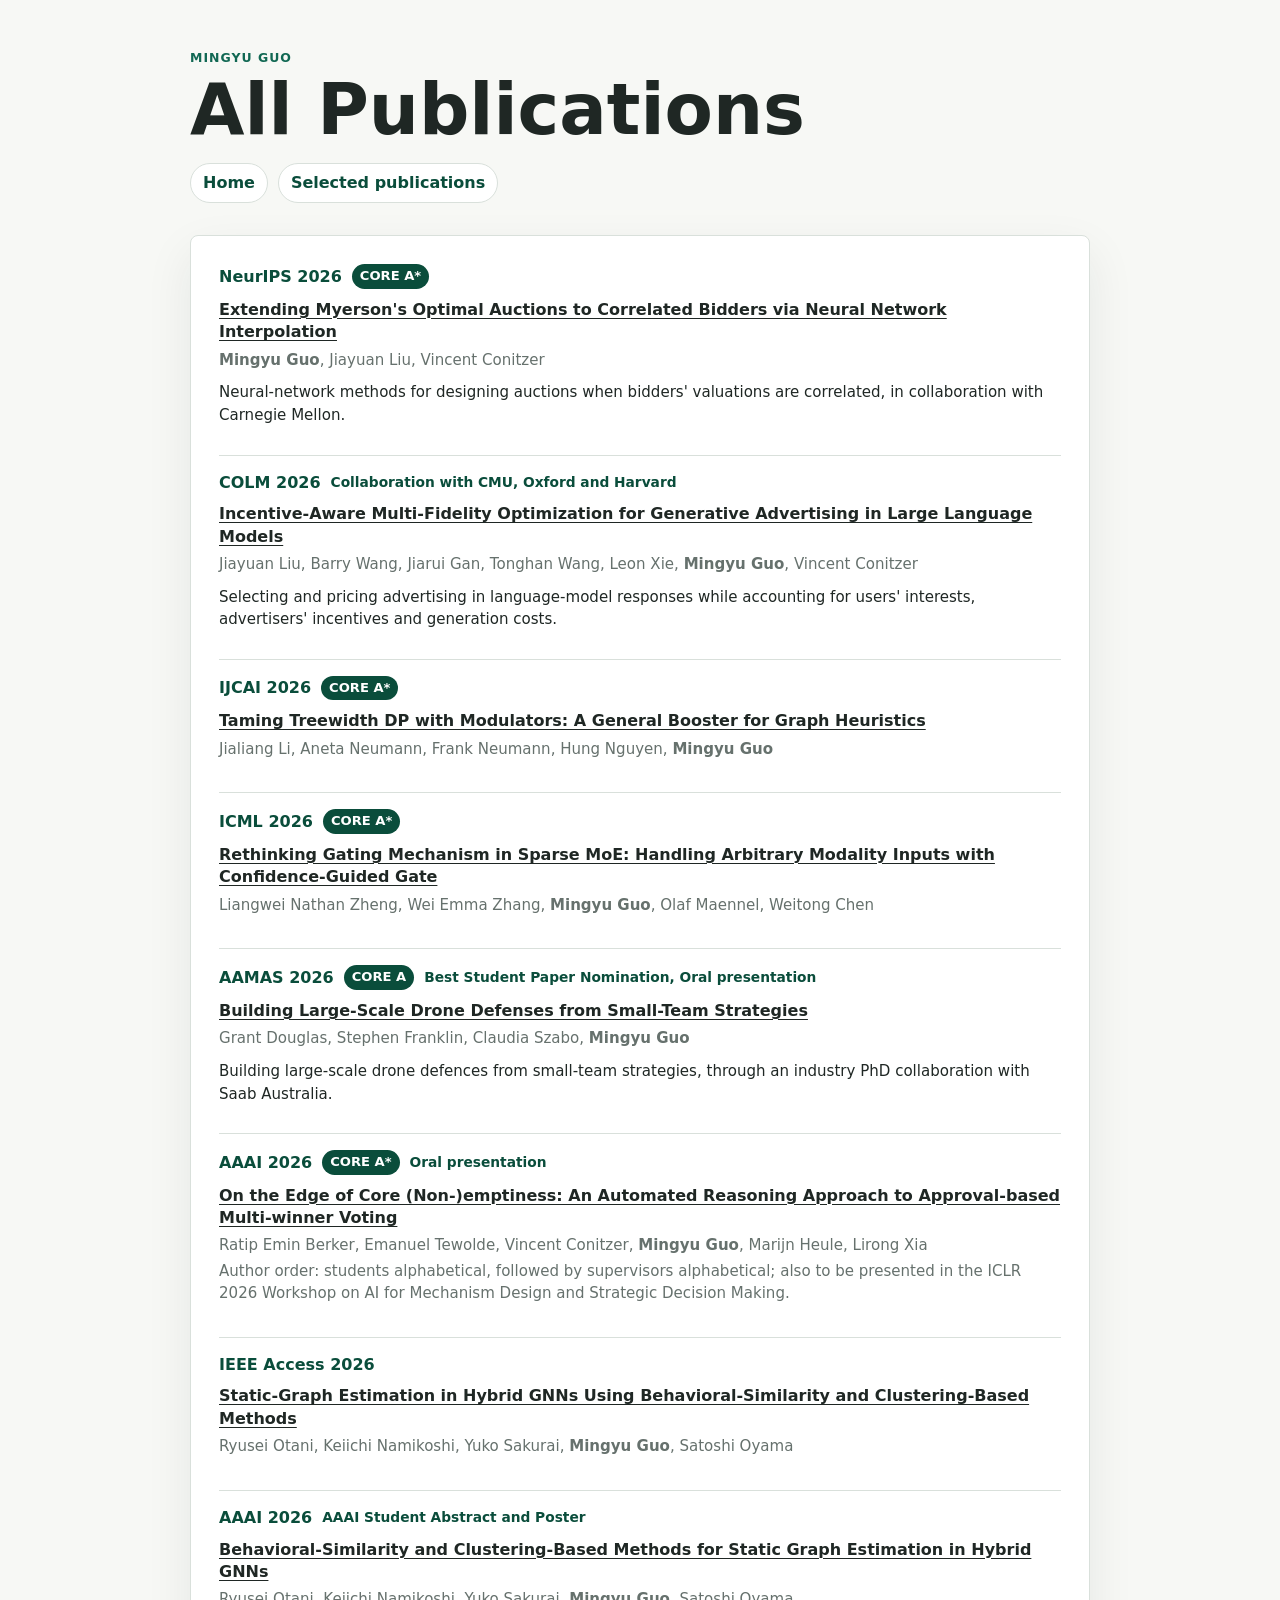
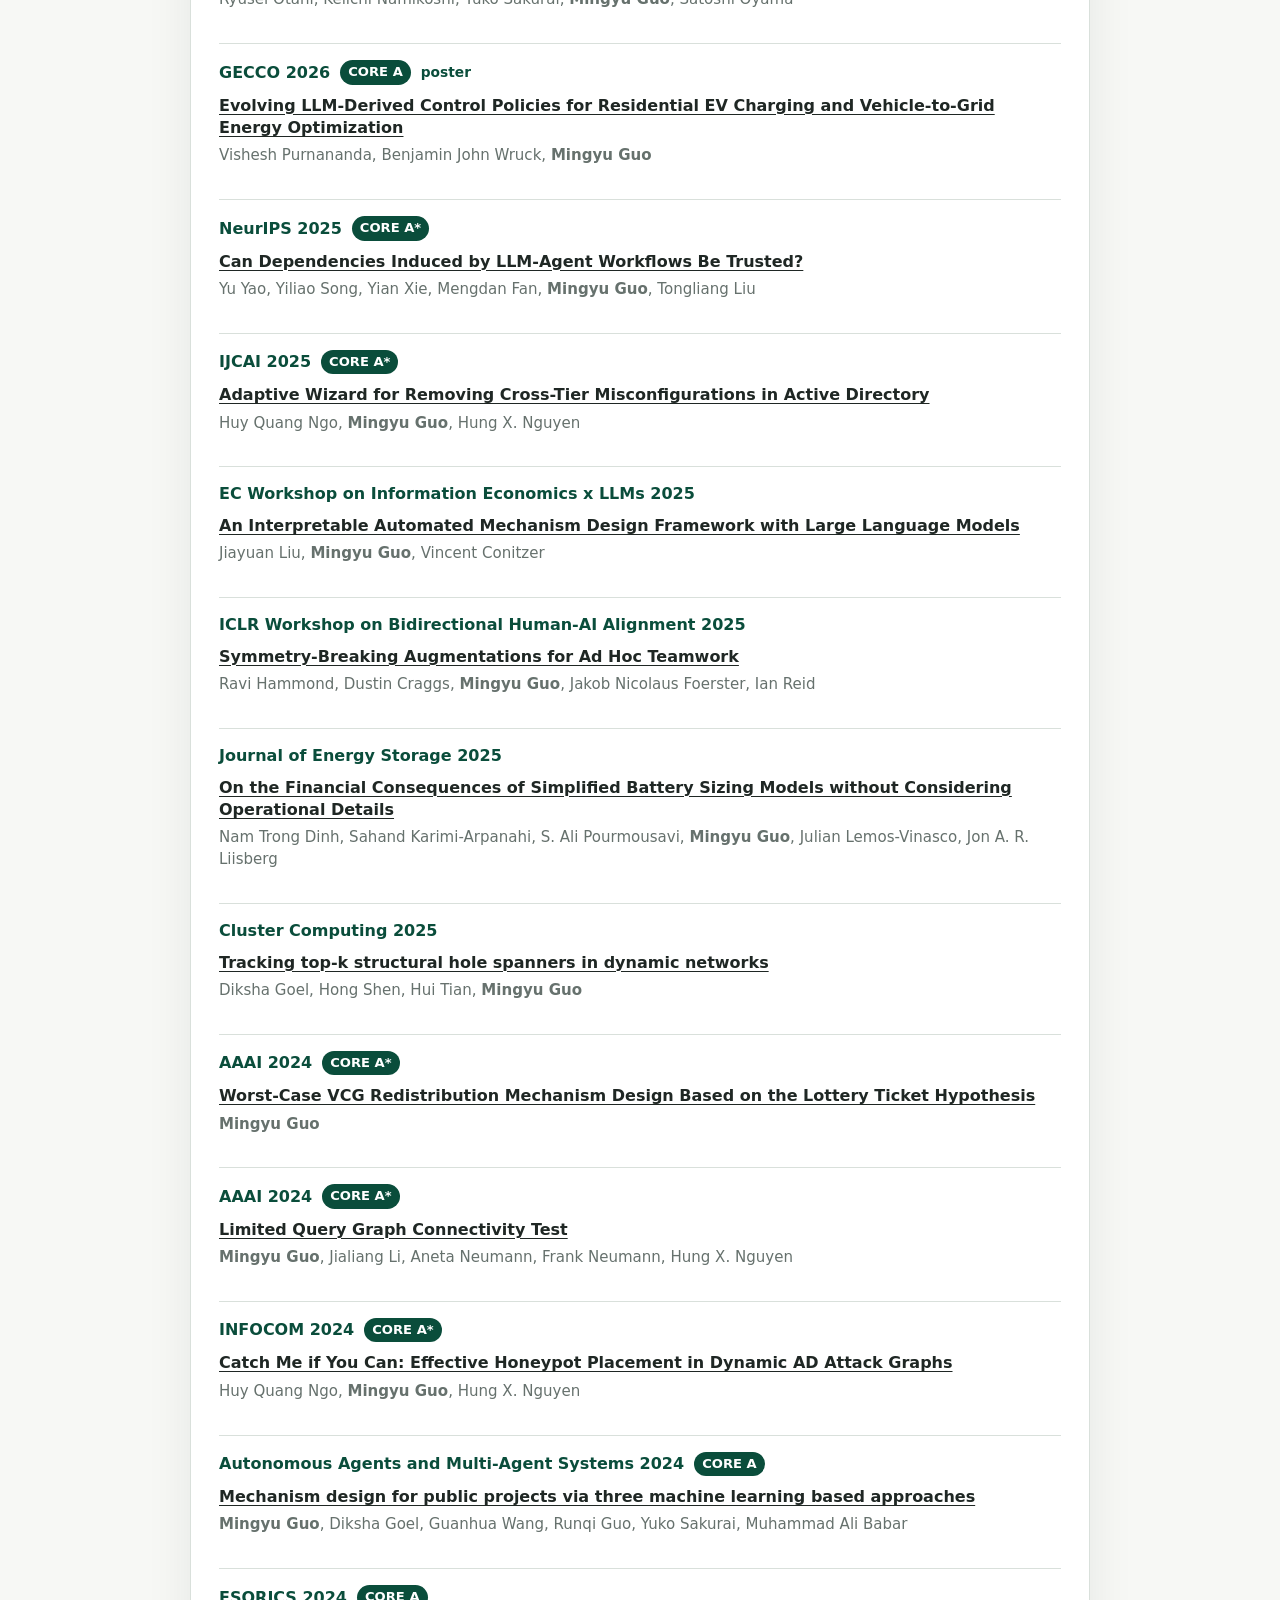
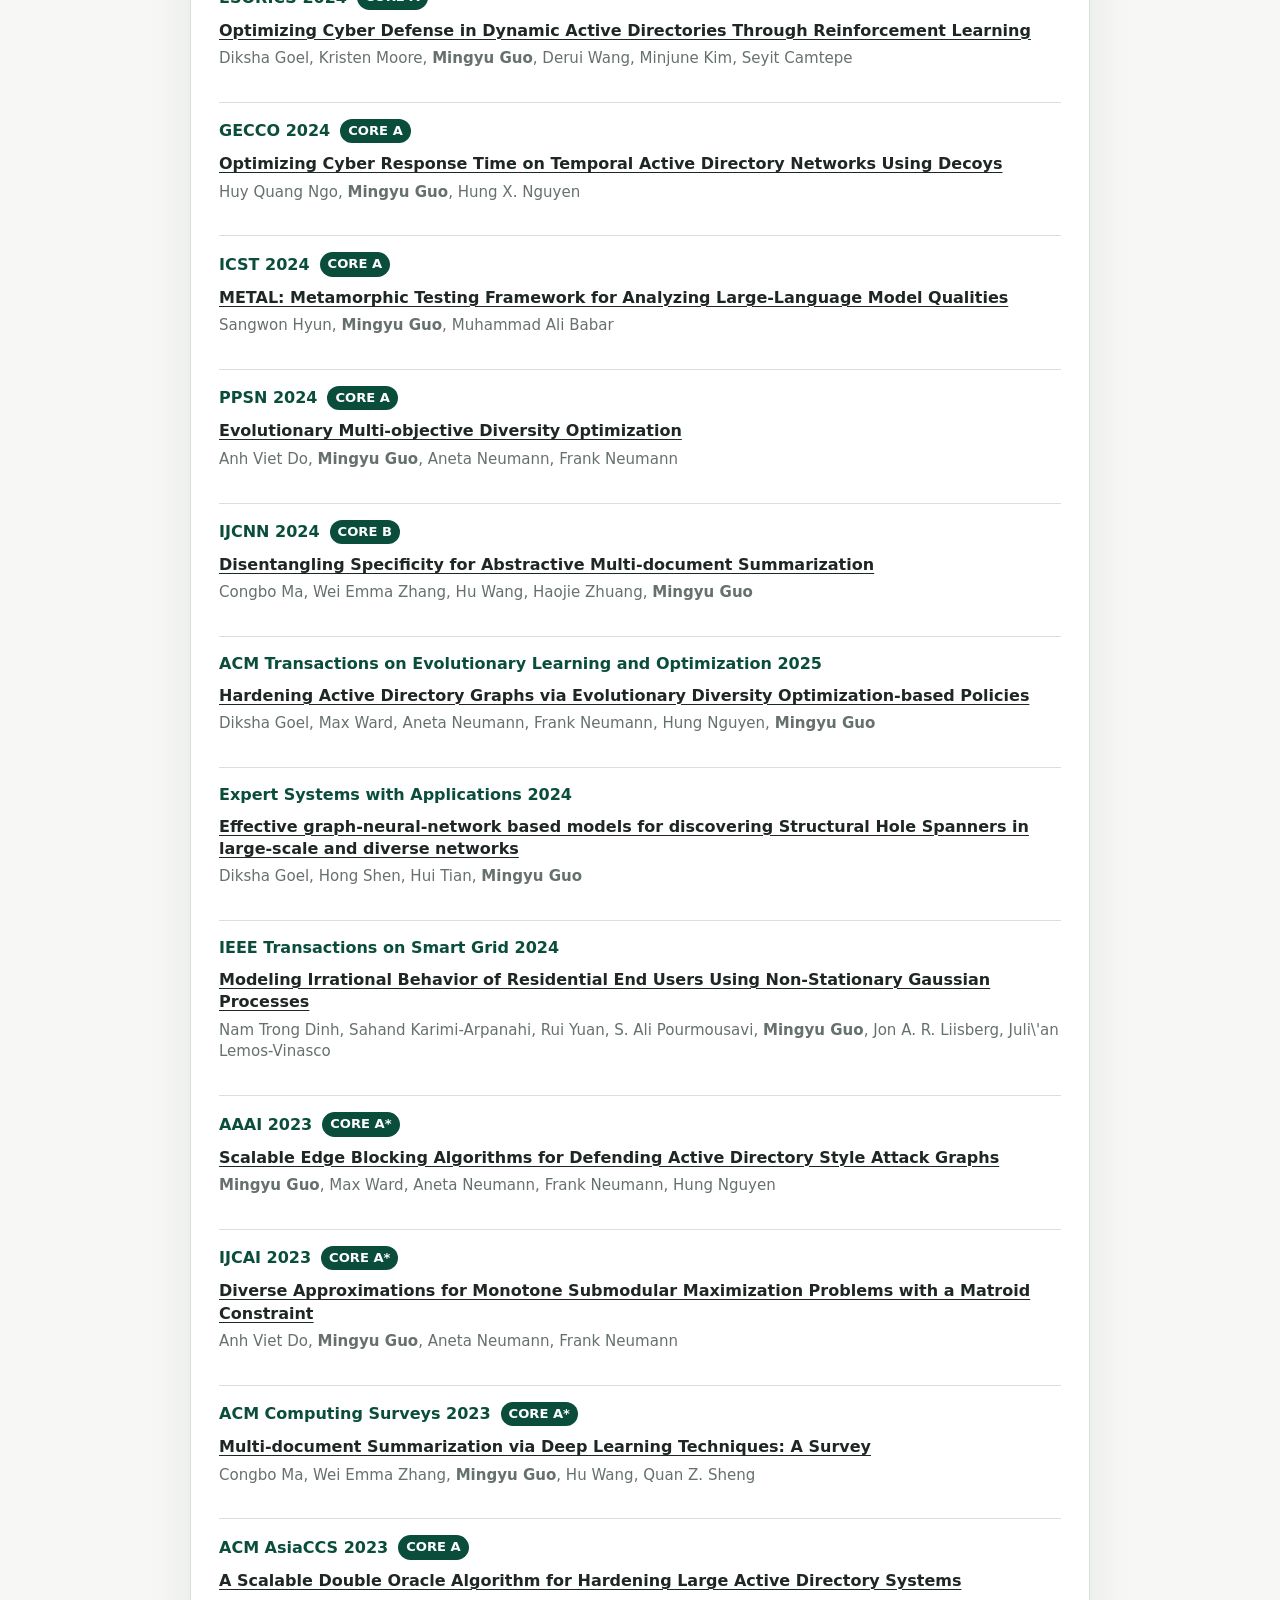
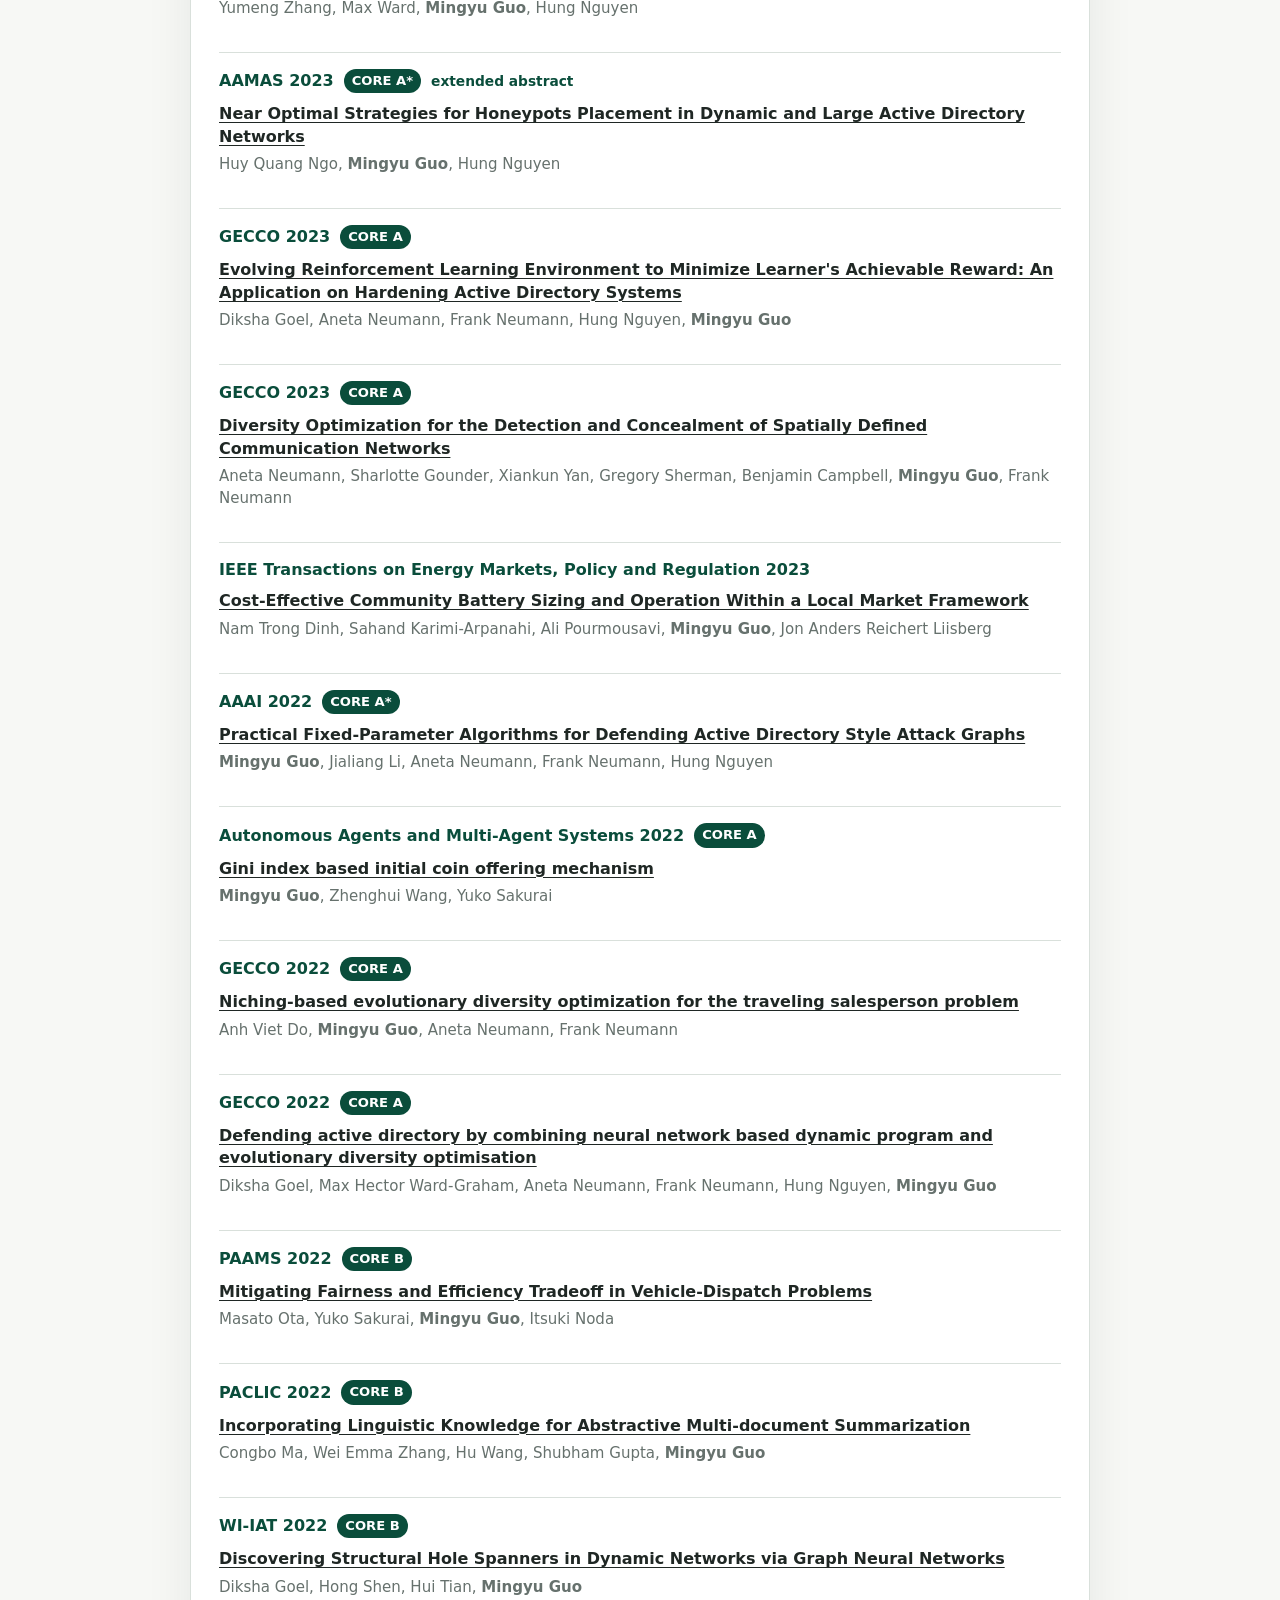
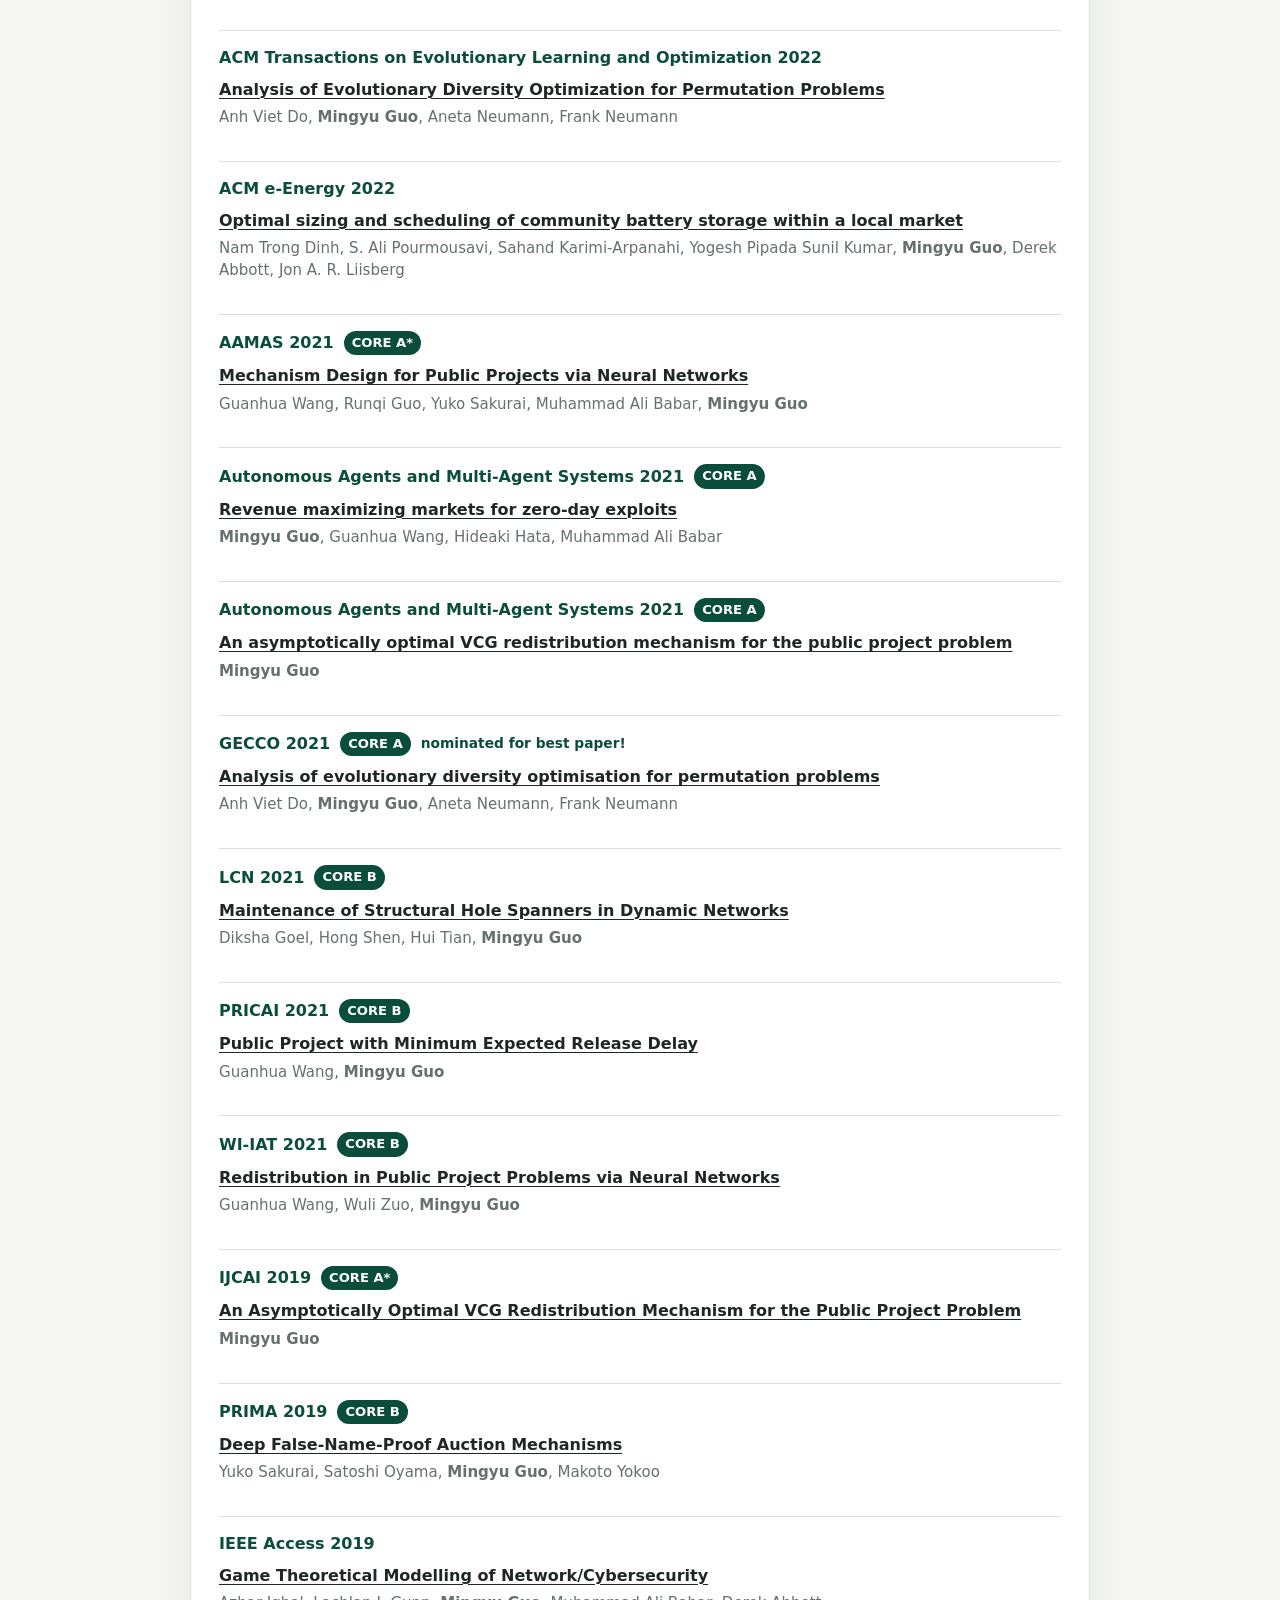
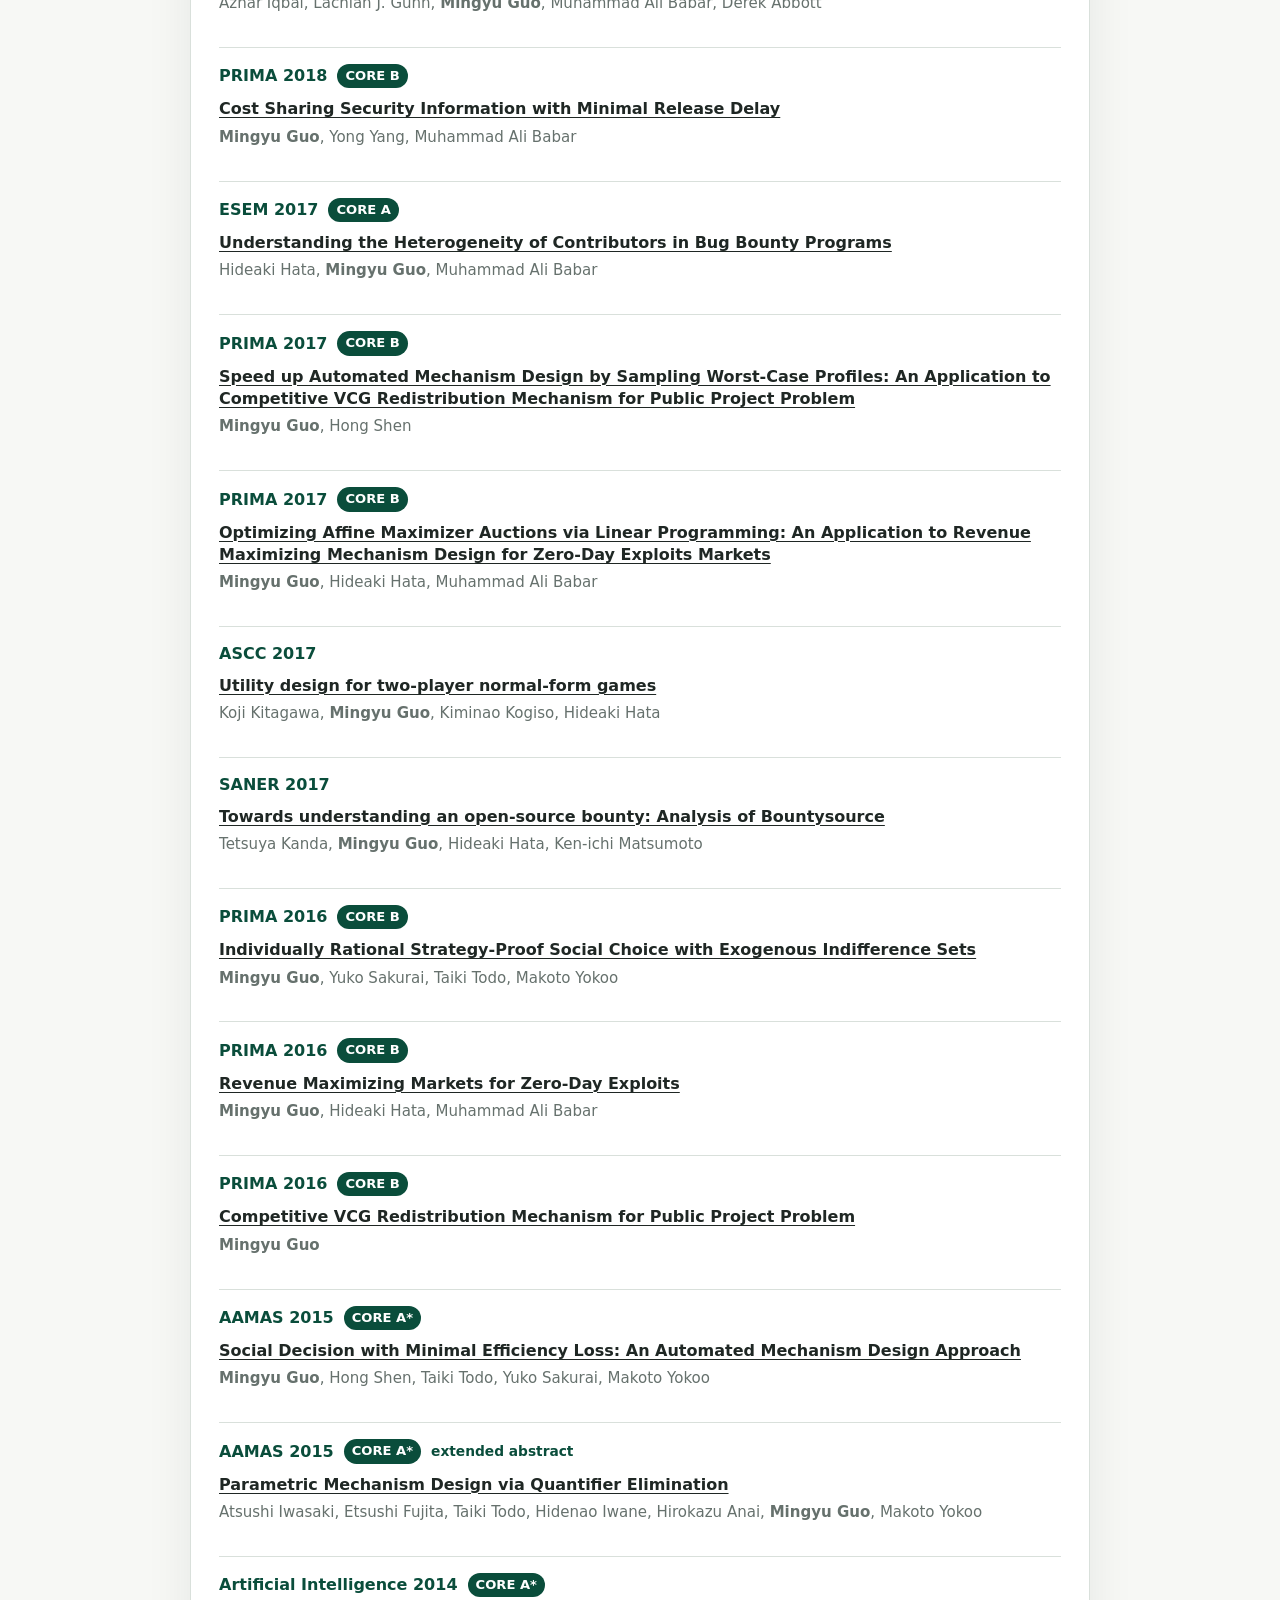
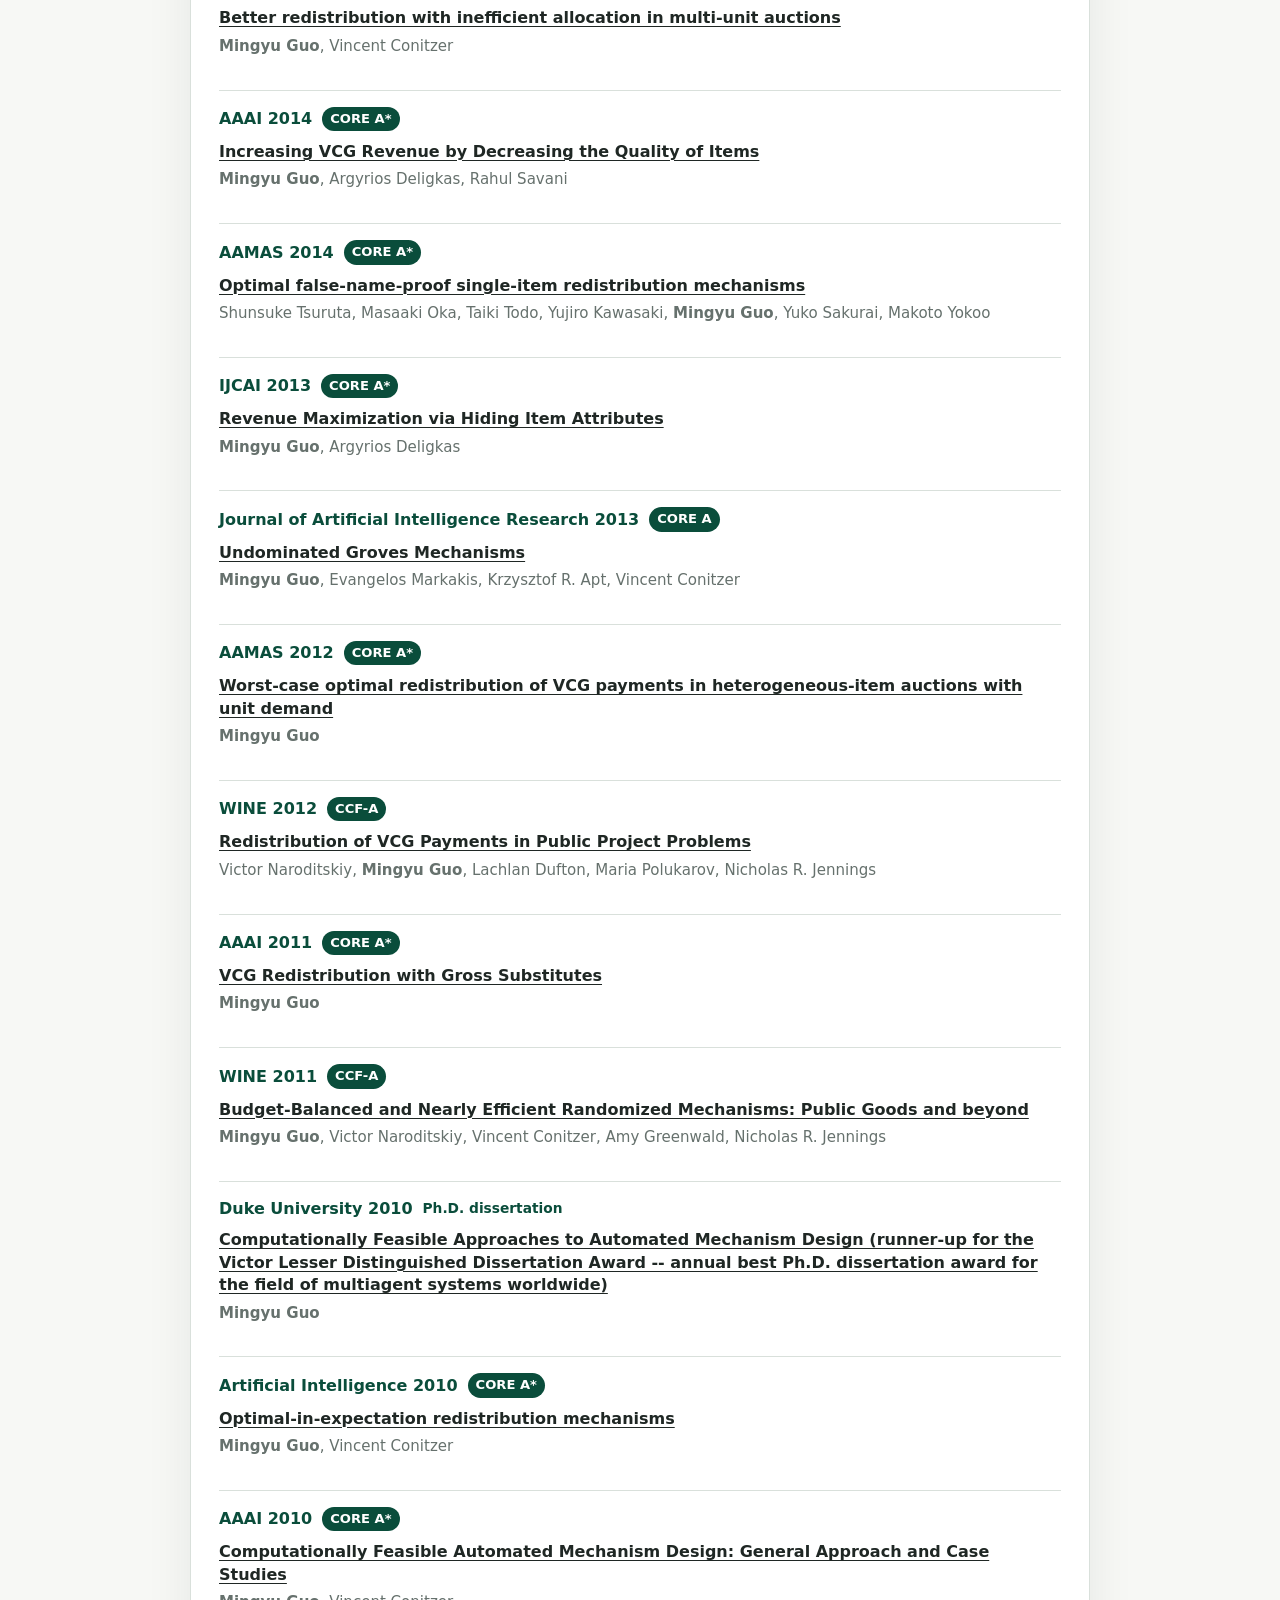
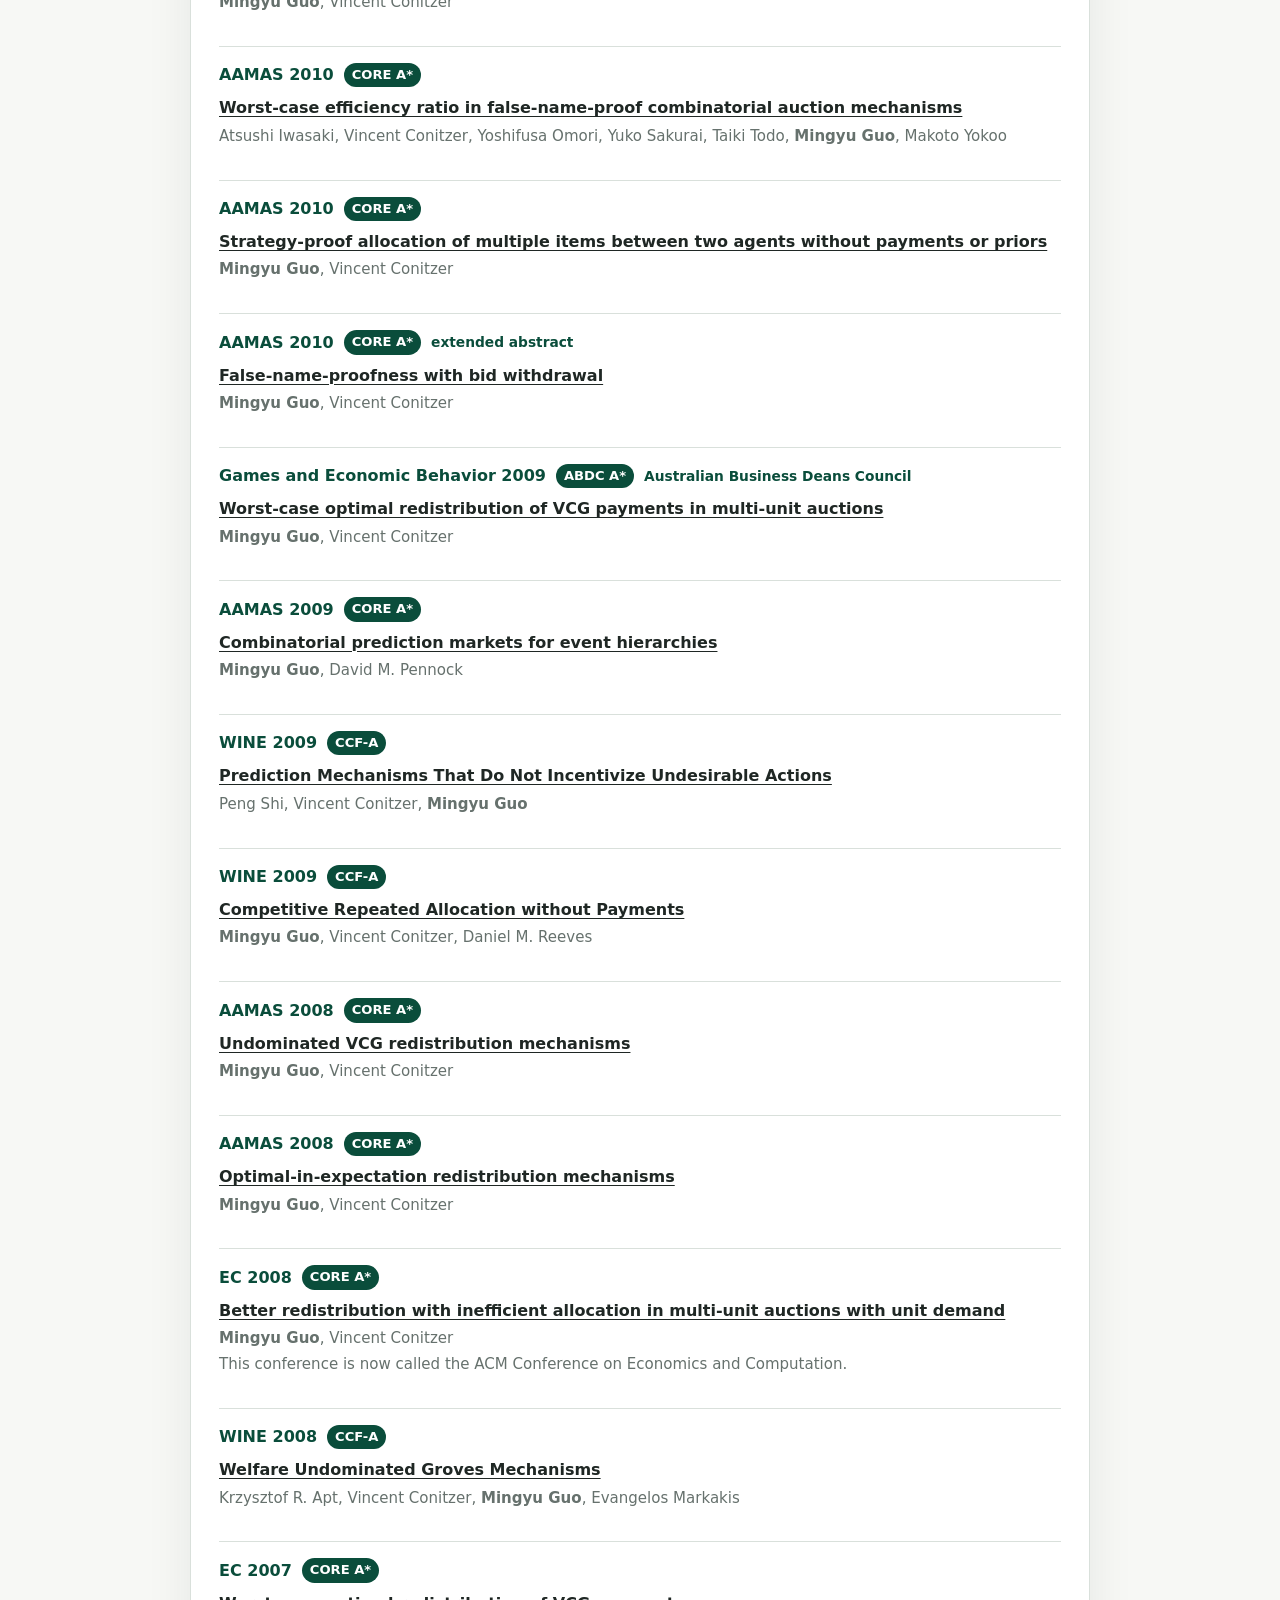
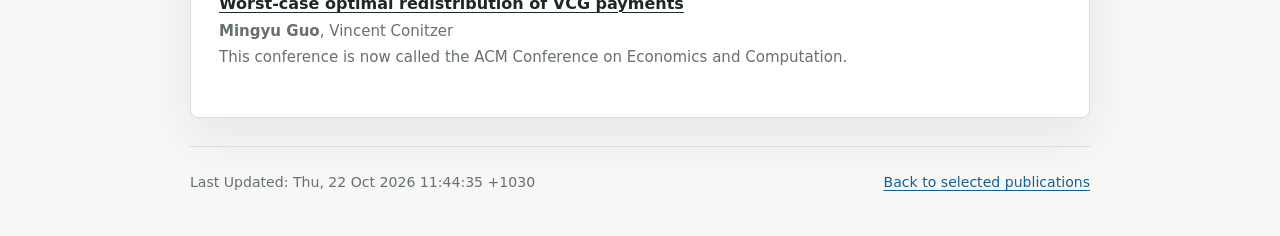
<file: publications.html>
<!DOCTYPE html>
<html lang="en">

<head>
  <meta charset="UTF-8" />
  <meta name="viewport" content="width=device-width, initial-scale=1.0" />
  <title>All Publications | Mingyu Guo</title>
  <meta name="description" content="The complete publication list of Mingyu Guo, including work on AI, algorithmic game theory and optimisation.">
  <link rel="icon" href="static/favicon.ico" sizes="any">
  <link rel="icon" href="static/favicon.svg" type="image/svg+xml">
  <link rel="apple-touch-icon" href="static/apple-touch-icon.png">
  <link rel="stylesheet" href="static/site.css?v=9bbd561e0e75">
</head>

<body>
  <div class="site-shell publication-page">
    <header class="publication-page-header">
      <p class="eyebrow">Mingyu Guo</p>
      <h1>All Publications</h1>
      <nav class="profile-links" aria-label="Publication navigation">
        <a href="index.html">Home</a>
        <a href="index.html#publications">Selected publications</a>
      </nav>
    </header>

    <main class="section" aria-label="Complete publication list">
<ol class="publication-list">
  <li class="publication-item">
    <div class="publication-main">
      <div class="publication-heading">
        <span class="publication-venue">NeurIPS 2026</span>
<span class="tag">CORE A*</span>      </div>
      <p class="publication-title">
<a href="https://arxiv.org/abs/2610.24240">Extending Myerson&#39;s Optimal Auctions to Correlated Bidders via Neural Network Interpolation</a>      </p>
      <p class="publication-authors"><strong>Mingyu Guo</strong>, Jiayuan Liu, Vincent Conitzer</p>
<p class="publication-summary">Neural-network methods for designing auctions when bidders&#39; valuations are correlated, in collaboration with Carnegie Mellon.</p>    </div>
  </li>
  <li class="publication-item">
    <div class="publication-main">
      <div class="publication-heading">
        <span class="publication-venue">COLM 2026</span>
<span class="publication-note">Collaboration with CMU, Oxford and Harvard</span>      </div>
      <p class="publication-title">
<a href="https://arxiv.org/abs/2604.06263">Incentive-Aware Multi-Fidelity Optimization for Generative Advertising in Large Language Models</a>      </p>
      <p class="publication-authors">Jiayuan Liu, Barry Wang, Jiarui Gan, Tonghan Wang, Leon Xie, <strong>Mingyu Guo</strong>, Vincent Conitzer</p>
<p class="publication-summary">Selecting and pricing advertising in language-model responses while accounting for users&#39; interests, advertisers&#39; incentives and generation costs.</p>    </div>
  </li>
  <li class="publication-item">
    <div class="publication-main">
      <div class="publication-heading">
        <span class="publication-venue">IJCAI 2026</span>
<span class="tag">CORE A*</span>      </div>
      <p class="publication-title">
<a href="https://arxiv.org/abs/2608.04446">Taming Treewidth DP with Modulators: A General Booster for Graph Heuristics</a>      </p>
      <p class="publication-authors">Jialiang Li, Aneta Neumann, Frank Neumann, Hung Nguyen, <strong>Mingyu Guo</strong></p>
    </div>
  </li>
  <li class="publication-item">
    <div class="publication-main">
      <div class="publication-heading">
        <span class="publication-venue">ICML 2026</span>
<span class="tag">CORE A*</span>      </div>
      <p class="publication-title">
<a href="https://arxiv.org/abs/2505.19525">Rethinking Gating Mechanism in Sparse MoE: Handling Arbitrary Modality Inputs with Confidence-Guided Gate</a>      </p>
      <p class="publication-authors">Liangwei Nathan Zheng, Wei Emma Zhang, <strong>Mingyu Guo</strong>, Olaf Maennel, Weitong Chen</p>
    </div>
  </li>
  <li class="publication-item">
    <div class="publication-main">
      <div class="publication-heading">
        <span class="publication-venue">AAMAS 2026</span>
<span class="tag">CORE A</span><span class="publication-note">Best Student Paper Nomination, Oral presentation</span>      </div>
      <p class="publication-title">
<a href="https://arxiv.org/abs/2602.12502">Building Large-Scale Drone Defenses from Small-Team Strategies</a>      </p>
      <p class="publication-authors">Grant Douglas, Stephen Franklin, Claudia Szabo, <strong>Mingyu Guo</strong></p>
<p class="publication-summary">Building large-scale drone defences from small-team strategies, through an industry PhD collaboration with Saab Australia.</p>    </div>
  </li>
  <li class="publication-item">
    <div class="publication-main">
      <div class="publication-heading">
        <span class="publication-venue">AAAI 2026</span>
<span class="tag">CORE A*</span><span class="publication-note">Oral presentation</span>      </div>
      <p class="publication-title">
<a href="https://arxiv.org/abs/2512.16895">On the Edge of Core (Non-)emptiness: An Automated Reasoning Approach to Approval-based Multi-winner Voting</a>      </p>
      <p class="publication-authors">Ratip Emin Berker, Emanuel Tewolde, Vincent Conitzer, <strong>Mingyu Guo</strong>, Marijn Heule, Lirong Xia</p>
<p class="publication-clarification">Author order: students alphabetical, followed by supervisors alphabetical; also to be presented in the ICLR 2026 Workshop on AI for Mechanism Design and Strategic Decision Making.</p>    </div>
  </li>
  <li class="publication-item">
    <div class="publication-main">
      <div class="publication-heading">
        <span class="publication-venue">IEEE Access 2026</span>
      </div>
      <p class="publication-title">
<a href="https://ieeexplore.ieee.org/document/11435972">Static-Graph Estimation in Hybrid GNNs Using Behavioral-Similarity and Clustering-Based Methods</a>      </p>
      <p class="publication-authors">Ryusei Otani, Keiichi Namikoshi, Yuko Sakurai, <strong>Mingyu Guo</strong>, Satoshi Oyama</p>
    </div>
  </li>
  <li class="publication-item">
    <div class="publication-main">
      <div class="publication-heading">
        <span class="publication-venue">AAAI 2026</span>
<span class="publication-note">AAAI Student Abstract and Poster</span>      </div>
      <p class="publication-title">
<a href="https://ojs.aaai.org/index.php/AAAI/article/view/42262">Behavioral-Similarity and Clustering-Based Methods for Static Graph Estimation in Hybrid GNNs</a>      </p>
      <p class="publication-authors">Ryusei Otani, Keiichi Namikoshi, Yuko Sakurai, <strong>Mingyu Guo</strong>, Satoshi Oyama</p>
    </div>
  </li>
  <li class="publication-item">
    <div class="publication-main">
      <div class="publication-heading">
        <span class="publication-venue">GECCO 2026</span>
<span class="tag">CORE A</span><span class="publication-note">poster</span>      </div>
      <p class="publication-title">
<a href="https://arxiv.org/abs/2602.07275">Evolving LLM-Derived Control Policies for Residential EV Charging and Vehicle-to-Grid Energy Optimization</a>      </p>
      <p class="publication-authors">Vishesh Purnananda, Benjamin John Wruck, <strong>Mingyu Guo</strong></p>
    </div>
  </li>
  <li class="publication-item">
    <div class="publication-main">
      <div class="publication-heading">
        <span class="publication-venue">NeurIPS 2025</span>
<span class="tag">CORE A*</span>      </div>
      <p class="publication-title">
<a href="https://openreview.net/forum?id=rDqZjKIeda">Can Dependencies Induced by LLM-Agent Workflows Be Trusted?</a>      </p>
      <p class="publication-authors">Yu Yao, Yiliao Song, Yian Xie, Mengdan Fan, <strong>Mingyu Guo</strong>, Tongliang Liu</p>
    </div>
  </li>
  <li class="publication-item">
    <div class="publication-main">
      <div class="publication-heading">
        <span class="publication-venue">IJCAI 2025</span>
<span class="tag">CORE A*</span>      </div>
      <p class="publication-title">
<a href="https://arxiv.org/abs/2505.01028v1">Adaptive Wizard for Removing Cross-Tier Misconfigurations in Active Directory</a>      </p>
      <p class="publication-authors">Huy Quang Ngo, <strong>Mingyu Guo</strong>, Hung X. Nguyen</p>
    </div>
  </li>
  <li class="publication-item">
    <div class="publication-main">
      <div class="publication-heading">
        <span class="publication-venue">EC Workshop on Information Economics x LLMs 2025</span>
      </div>
      <p class="publication-title">
<a href="https://arxiv.org/abs/2502.12203">An Interpretable Automated Mechanism Design Framework with Large Language Models</a>      </p>
      <p class="publication-authors">Jiayuan Liu, <strong>Mingyu Guo</strong>, Vincent Conitzer</p>
    </div>
  </li>
  <li class="publication-item">
    <div class="publication-main">
      <div class="publication-heading">
        <span class="publication-venue">ICLR Workshop on Bidirectional Human-AI Alignment 2025</span>
      </div>
      <p class="publication-title">
<a href="https://openreview.net/forum?id=pEQwTKmcks">Symmetry-Breaking Augmentations for Ad Hoc Teamwork</a>      </p>
      <p class="publication-authors">Ravi Hammond, Dustin Craggs, <strong>Mingyu Guo</strong>, Jakob Nicolaus Foerster, Ian Reid</p>
    </div>
  </li>
  <li class="publication-item">
    <div class="publication-main">
      <div class="publication-heading">
        <span class="publication-venue">Journal of Energy Storage 2025</span>
      </div>
      <p class="publication-title">
<a href="https://arxiv.org/abs/2310.02494">On the Financial Consequences of Simplified Battery Sizing Models without Considering Operational Details</a>      </p>
      <p class="publication-authors">Nam Trong Dinh, Sahand Karimi-Arpanahi, S. Ali Pourmousavi, <strong>Mingyu Guo</strong>, Julian Lemos-Vinasco, Jon A. R. Liisberg</p>
    </div>
  </li>
  <li class="publication-item">
    <div class="publication-main">
      <div class="publication-heading">
        <span class="publication-venue">Cluster Computing 2025</span>
      </div>
      <p class="publication-title">
<a href="https://rdcu.be/ergue">Tracking top-k structural hole spanners in dynamic networks</a>      </p>
      <p class="publication-authors">Diksha Goel, Hong Shen, Hui Tian, <strong>Mingyu Guo</strong></p>
    </div>
  </li>
  <li class="publication-item">
    <div class="publication-main">
      <div class="publication-heading">
        <span class="publication-venue">AAAI 2024</span>
<span class="tag">CORE A*</span>      </div>
      <p class="publication-title">
<a href="https://arxiv.org/abs/2305.11011">Worst-Case VCG Redistribution Mechanism Design Based on the Lottery Ticket Hypothesis</a>      </p>
      <p class="publication-authors"><strong>Mingyu Guo</strong></p>
    </div>
  </li>
  <li class="publication-item">
    <div class="publication-main">
      <div class="publication-heading">
        <span class="publication-venue">AAAI 2024</span>
<span class="tag">CORE A*</span>      </div>
      <p class="publication-title">
<a href="https://arxiv.org/abs/2302.13036">Limited Query Graph Connectivity Test</a>      </p>
      <p class="publication-authors"><strong>Mingyu Guo</strong>, Jialiang Li, Aneta Neumann, Frank Neumann, Hung X. Nguyen</p>
    </div>
  </li>
  <li class="publication-item">
    <div class="publication-main">
      <div class="publication-heading">
        <span class="publication-venue">INFOCOM 2024</span>
<span class="tag">CORE A*</span>      </div>
      <p class="publication-title">
<a href="https://arxiv.org/abs/2312.16820">Catch Me if You Can: Effective Honeypot Placement in Dynamic AD Attack Graphs</a>      </p>
      <p class="publication-authors">Huy Quang Ngo, <strong>Mingyu Guo</strong>, Hung X. Nguyen</p>
    </div>
  </li>
  <li class="publication-item">
    <div class="publication-main">
      <div class="publication-heading">
        <span class="publication-venue">Autonomous Agents and Multi-Agent Systems 2024</span>
<span class="tag">CORE A</span>      </div>
      <p class="publication-title">
<a href="https://link.springer.com/article/10.1007/s10458-024-09647-8">Mechanism design for public projects via three machine learning based approaches</a>      </p>
      <p class="publication-authors"><strong>Mingyu Guo</strong>, Diksha Goel, Guanhua Wang, Runqi Guo, Yuko Sakurai, Muhammad Ali Babar</p>
    </div>
  </li>
  <li class="publication-item">
    <div class="publication-main">
      <div class="publication-heading">
        <span class="publication-venue">ESORICS 2024</span>
<span class="tag">CORE A</span>      </div>
      <p class="publication-title">
<a href="https://arxiv.org/abs/2406.19596">Optimizing Cyber Defense in Dynamic Active Directories Through Reinforcement Learning</a>      </p>
      <p class="publication-authors">Diksha Goel, Kristen Moore, <strong>Mingyu Guo</strong>, Derui Wang, Minjune Kim, Seyit Camtepe</p>
    </div>
  </li>
  <li class="publication-item">
    <div class="publication-main">
      <div class="publication-heading">
        <span class="publication-venue">GECCO 2024</span>
<span class="tag">CORE A</span>      </div>
      <p class="publication-title">
<a href="https://arxiv.org/abs/2403.18162">Optimizing Cyber Response Time on Temporal Active Directory Networks Using Decoys</a>      </p>
      <p class="publication-authors">Huy Quang Ngo, <strong>Mingyu Guo</strong>, Hung X. Nguyen</p>
    </div>
  </li>
  <li class="publication-item">
    <div class="publication-main">
      <div class="publication-heading">
        <span class="publication-venue">ICST 2024</span>
<span class="tag">CORE A</span>      </div>
      <p class="publication-title">
<a href="https://arxiv.org/abs/2312.06056">METAL: Metamorphic Testing Framework for Analyzing Large-Language Model Qualities</a>      </p>
      <p class="publication-authors">Sangwon Hyun, <strong>Mingyu Guo</strong>, Muhammad Ali Babar</p>
    </div>
  </li>
  <li class="publication-item">
    <div class="publication-main">
      <div class="publication-heading">
        <span class="publication-venue">PPSN 2024</span>
<span class="tag">CORE A</span>      </div>
      <p class="publication-title">
<a href="https://arxiv.org/abs/2401.07454">Evolutionary Multi-objective Diversity Optimization</a>      </p>
      <p class="publication-authors">Anh Viet Do, <strong>Mingyu Guo</strong>, Aneta Neumann, Frank Neumann</p>
    </div>
  </li>
  <li class="publication-item">
    <div class="publication-main">
      <div class="publication-heading">
        <span class="publication-venue">IJCNN 2024</span>
<span class="tag">CORE B</span>      </div>
      <p class="publication-title">
<a href="https://arxiv.org/abs/2406.00005">Disentangling Specificity for Abstractive Multi-document Summarization</a>      </p>
      <p class="publication-authors">Congbo Ma, Wei Emma Zhang, Hu Wang, Haojie Zhuang, <strong>Mingyu Guo</strong></p>
    </div>
  </li>
  <li class="publication-item">
    <div class="publication-main">
      <div class="publication-heading">
        <span class="publication-venue">ACM Transactions on Evolutionary Learning and Optimization 2025</span>
      </div>
      <p class="publication-title">
<a href="https://doi.org/10.1145/3688401">Hardening Active Directory Graphs via Evolutionary Diversity Optimization-based Policies</a>      </p>
      <p class="publication-authors">Diksha Goel, Max Ward, Aneta Neumann, Frank Neumann, Hung Nguyen, <strong>Mingyu Guo</strong></p>
    </div>
  </li>
  <li class="publication-item">
    <div class="publication-main">
      <div class="publication-heading">
        <span class="publication-venue">Expert Systems with Applications 2024</span>
      </div>
      <p class="publication-title">
<a href="https://www.sciencedirect.com/science/article/pii/S0957417424005013">Effective graph-neural-network based models for discovering Structural Hole Spanners in large-scale and diverse networks</a>      </p>
      <p class="publication-authors">Diksha Goel, Hong Shen, Hui Tian, <strong>Mingyu Guo</strong></p>
    </div>
  </li>
  <li class="publication-item">
    <div class="publication-main">
      <div class="publication-heading">
        <span class="publication-venue">IEEE Transactions on Smart Grid 2024</span>
      </div>
      <p class="publication-title">
<a href="https://arxiv.org/abs/2309.09012">Modeling Irrational Behavior of Residential End Users Using Non-Stationary Gaussian Processes</a>      </p>
      <p class="publication-authors">Nam Trong Dinh, Sahand Karimi-Arpanahi, Rui Yuan, S. Ali Pourmousavi, <strong>Mingyu Guo</strong>, Jon A. R. Liisberg, Juli\&#x27;an Lemos-Vinasco</p>
    </div>
  </li>
  <li class="publication-item">
    <div class="publication-main">
      <div class="publication-heading">
        <span class="publication-venue">AAAI 2023</span>
<span class="tag">CORE A*</span>      </div>
      <p class="publication-title">
<a href="https://arxiv.org/abs/2212.04326">Scalable Edge Blocking Algorithms for Defending Active Directory Style Attack Graphs</a>      </p>
      <p class="publication-authors"><strong>Mingyu Guo</strong>, Max Ward, Aneta Neumann, Frank Neumann, Hung Nguyen</p>
    </div>
  </li>
  <li class="publication-item">
    <div class="publication-main">
      <div class="publication-heading">
        <span class="publication-venue">IJCAI 2023</span>
<span class="tag">CORE A*</span>      </div>
      <p class="publication-title">
<a href="https://arxiv.org/abs/2307.07567">Diverse Approximations for Monotone Submodular Maximization Problems with a Matroid Constraint</a>      </p>
      <p class="publication-authors">Anh Viet Do, <strong>Mingyu Guo</strong>, Aneta Neumann, Frank Neumann</p>
    </div>
  </li>
  <li class="publication-item">
    <div class="publication-main">
      <div class="publication-heading">
        <span class="publication-venue">ACM Computing Surveys 2023</span>
<span class="tag">CORE A*</span>      </div>
      <p class="publication-title">
<a href="https://arxiv.org/abs/2011.04843">Multi-document Summarization via Deep Learning Techniques: A Survey</a>      </p>
      <p class="publication-authors">Congbo Ma, Wei Emma Zhang, <strong>Mingyu Guo</strong>, Hu Wang, Quan Z. Sheng</p>
    </div>
  </li>
  <li class="publication-item">
    <div class="publication-main">
      <div class="publication-heading">
        <span class="publication-venue">ACM AsiaCCS 2023</span>
<span class="tag">CORE A</span>      </div>
      <p class="publication-title">
<a href="https://dl.acm.org/doi/10.1145/3579856.3590343">A Scalable Double Oracle Algorithm for Hardening Large Active Directory Systems</a>      </p>
      <p class="publication-authors">Yumeng Zhang, Max Ward, <strong>Mingyu Guo</strong>, Hung Nguyen</p>
    </div>
  </li>
  <li class="publication-item">
    <div class="publication-main">
      <div class="publication-heading">
        <span class="publication-venue">AAMAS 2023</span>
<span class="tag">CORE A*</span><span class="publication-note">extended abstract</span>      </div>
      <p class="publication-title">
<a href="https://www.ifaamas.org/Proceedings/aamas2023/pdfs/p2517.pdf">Near Optimal Strategies for Honeypots Placement in Dynamic and Large Active Directory Networks</a>      </p>
      <p class="publication-authors">Huy Quang Ngo, <strong>Mingyu Guo</strong>, Hung Nguyen</p>
    </div>
  </li>
  <li class="publication-item">
    <div class="publication-main">
      <div class="publication-heading">
        <span class="publication-venue">GECCO 2023</span>
<span class="tag">CORE A</span>      </div>
      <p class="publication-title">
<a href="https://arxiv.org/abs/2304.03998">Evolving Reinforcement Learning Environment to Minimize Learner&#39;s Achievable Reward: An Application on Hardening Active Directory Systems</a>      </p>
      <p class="publication-authors">Diksha Goel, Aneta Neumann, Frank Neumann, Hung Nguyen, <strong>Mingyu Guo</strong></p>
    </div>
  </li>
  <li class="publication-item">
    <div class="publication-main">
      <div class="publication-heading">
        <span class="publication-venue">GECCO 2023</span>
<span class="tag">CORE A</span>      </div>
      <p class="publication-title">
<a href="https://dl.acm.org/doi/10.1145/3583131.3590405">Diversity Optimization for the Detection and Concealment of Spatially Defined Communication Networks</a>      </p>
      <p class="publication-authors">Aneta Neumann, Sharlotte Gounder, Xiankun Yan, Gregory Sherman, Benjamin Campbell, <strong>Mingyu Guo</strong>, Frank Neumann</p>
    </div>
  </li>
  <li class="publication-item">
    <div class="publication-main">
      <div class="publication-heading">
        <span class="publication-venue">IEEE Transactions on Energy Markets, Policy and Regulation 2023</span>
      </div>
      <p class="publication-title">
<a href="https://ieeexplore.ieee.org/document/10286047">Cost-Effective Community Battery Sizing and Operation Within a Local Market Framework</a>      </p>
      <p class="publication-authors">Nam Trong Dinh, Sahand Karimi-Arpanahi, Ali Pourmousavi, <strong>Mingyu Guo</strong>, Jon Anders Reichert Liisberg</p>
    </div>
  </li>
  <li class="publication-item">
    <div class="publication-main">
      <div class="publication-heading">
        <span class="publication-venue">AAAI 2022</span>
<span class="tag">CORE A*</span>      </div>
      <p class="publication-title">
<a href="https://arxiv.org/abs/2112.13175">Practical Fixed-Parameter Algorithms for Defending Active Directory Style Attack Graphs</a>      </p>
      <p class="publication-authors"><strong>Mingyu Guo</strong>, Jialiang Li, Aneta Neumann, Frank Neumann, Hung Nguyen</p>
    </div>
  </li>
  <li class="publication-item">
    <div class="publication-main">
      <div class="publication-heading">
        <span class="publication-venue">Autonomous Agents and Multi-Agent Systems 2022</span>
<span class="tag">CORE A</span>      </div>
      <p class="publication-title">
<a href="https://arxiv.org/abs/2002.11387">Gini index based initial coin offering mechanism</a>      </p>
      <p class="publication-authors"><strong>Mingyu Guo</strong>, Zhenghui Wang, Yuko Sakurai</p>
    </div>
  </li>
  <li class="publication-item">
    <div class="publication-main">
      <div class="publication-heading">
        <span class="publication-venue">GECCO 2022</span>
<span class="tag">CORE A</span>      </div>
      <p class="publication-title">
<a href="https://arxiv.org/abs/2201.10316">Niching-based evolutionary diversity optimization for the traveling salesperson problem</a>      </p>
      <p class="publication-authors">Anh Viet Do, <strong>Mingyu Guo</strong>, Aneta Neumann, Frank Neumann</p>
    </div>
  </li>
  <li class="publication-item">
    <div class="publication-main">
      <div class="publication-heading">
        <span class="publication-venue">GECCO 2022</span>
<span class="tag">CORE A</span>      </div>
      <p class="publication-title">
<a href="https://arxiv.org/abs/2204.03397">Defending active directory by combining neural network based dynamic program and evolutionary diversity optimisation</a>      </p>
      <p class="publication-authors">Diksha Goel, Max Hector Ward-Graham, Aneta Neumann, Frank Neumann, Hung Nguyen, <strong>Mingyu Guo</strong></p>
    </div>
  </li>
  <li class="publication-item">
    <div class="publication-main">
      <div class="publication-heading">
        <span class="publication-venue">PAAMS 2022</span>
<span class="tag">CORE B</span>      </div>
      <p class="publication-title">
<a href="https://link.springer.com/chapter/10.1007/978-3-031-18192-4_25">Mitigating Fairness and Efficiency Tradeoff in Vehicle-Dispatch Problems</a>      </p>
      <p class="publication-authors">Masato Ota, Yuko Sakurai, <strong>Mingyu Guo</strong>, Itsuki Noda</p>
    </div>
  </li>
  <li class="publication-item">
    <div class="publication-main">
      <div class="publication-heading">
        <span class="publication-venue">PACLIC 2022</span>
<span class="tag">CORE B</span>      </div>
      <p class="publication-title">
<a href="https://aclanthology.org/2022.paclic-1.17.pdf">Incorporating Linguistic Knowledge for Abstractive Multi-document Summarization</a>      </p>
      <p class="publication-authors">Congbo Ma, Wei Emma Zhang, Hu Wang, Shubham Gupta, <strong>Mingyu Guo</strong></p>
    </div>
  </li>
  <li class="publication-item">
    <div class="publication-main">
      <div class="publication-heading">
        <span class="publication-venue">WI-IAT 2022</span>
<span class="tag">CORE B</span>      </div>
      <p class="publication-title">
<a href="https://arxiv.org/abs/2212.08239">Discovering Structural Hole Spanners in Dynamic Networks via Graph Neural Networks</a>      </p>
      <p class="publication-authors">Diksha Goel, Hong Shen, Hui Tian, <strong>Mingyu Guo</strong></p>
    </div>
  </li>
  <li class="publication-item">
    <div class="publication-main">
      <div class="publication-heading">
        <span class="publication-venue">ACM Transactions on Evolutionary Learning and Optimization 2022</span>
      </div>
      <p class="publication-title">
<a href="https://arxiv.org/abs/2102.11469">Analysis of Evolutionary Diversity Optimization for Permutation Problems</a>      </p>
      <p class="publication-authors">Anh Viet Do, <strong>Mingyu Guo</strong>, Aneta Neumann, Frank Neumann</p>
    </div>
  </li>
  <li class="publication-item">
    <div class="publication-main">
      <div class="publication-heading">
        <span class="publication-venue">ACM e-Energy 2022</span>
      </div>
      <p class="publication-title">
<a href="https://dl.acm.org/doi/10.1145/3538637.3538837">Optimal sizing and scheduling of community battery storage within a local market</a>      </p>
      <p class="publication-authors">Nam Trong Dinh, S. Ali Pourmousavi, Sahand Karimi-Arpanahi, Yogesh Pipada Sunil Kumar, <strong>Mingyu Guo</strong>, Derek Abbott, Jon A. R. Liisberg</p>
    </div>
  </li>
  <li class="publication-item">
    <div class="publication-main">
      <div class="publication-heading">
        <span class="publication-venue">AAMAS 2021</span>
<span class="tag">CORE A*</span>      </div>
      <p class="publication-title">
<a href="https://arxiv.org/abs/2002.11382">Mechanism Design for Public Projects via Neural Networks</a>      </p>
      <p class="publication-authors">Guanhua Wang, Runqi Guo, Yuko Sakurai, Muhammad Ali Babar, <strong>Mingyu Guo</strong></p>
    </div>
  </li>
  <li class="publication-item">
    <div class="publication-main">
      <div class="publication-heading">
        <span class="publication-venue">Autonomous Agents and Multi-Agent Systems 2021</span>
<span class="tag">CORE A</span>      </div>
      <p class="publication-title">
<a href="https://link.springer.com/article/10.1007/s10458-021-09522-w">Revenue maximizing markets for zero-day exploits</a>      </p>
      <p class="publication-authors"><strong>Mingyu Guo</strong>, Guanhua Wang, Hideaki Hata, Muhammad Ali Babar</p>
    </div>
  </li>
  <li class="publication-item">
    <div class="publication-main">
      <div class="publication-heading">
        <span class="publication-venue">Autonomous Agents and Multi-Agent Systems 2021</span>
<span class="tag">CORE A</span>      </div>
      <p class="publication-title">
<a href="https://link.springer.com/article/10.1007/s10458-021-09526-6">An asymptotically optimal VCG redistribution mechanism for the public project problem</a>      </p>
      <p class="publication-authors"><strong>Mingyu Guo</strong></p>
    </div>
  </li>
  <li class="publication-item">
    <div class="publication-main">
      <div class="publication-heading">
        <span class="publication-venue">GECCO 2021</span>
<span class="tag">CORE A</span><span class="publication-note">nominated for best paper!</span>      </div>
      <p class="publication-title">
<a href="https://arxiv.org/abs/2102.11469">Analysis of evolutionary diversity optimisation for permutation problems</a>      </p>
      <p class="publication-authors">Anh Viet Do, <strong>Mingyu Guo</strong>, Aneta Neumann, Frank Neumann</p>
    </div>
  </li>
  <li class="publication-item">
    <div class="publication-main">
      <div class="publication-heading">
        <span class="publication-venue">LCN 2021</span>
<span class="tag">CORE B</span>      </div>
      <p class="publication-title">
<a href="https://ieeexplore.ieee.org/document/9524948">Maintenance of Structural Hole Spanners in Dynamic Networks</a>      </p>
      <p class="publication-authors">Diksha Goel, Hong Shen, Hui Tian, <strong>Mingyu Guo</strong></p>
    </div>
  </li>
  <li class="publication-item">
    <div class="publication-main">
      <div class="publication-heading">
        <span class="publication-venue">PRICAI 2021</span>
<span class="tag">CORE B</span>      </div>
      <p class="publication-title">
<a href="https://link.springer.com/chapter/10.1007/978-3-030-89188-6_8">Public Project with Minimum Expected Release Delay</a>      </p>
      <p class="publication-authors">Guanhua Wang, <strong>Mingyu Guo</strong></p>
    </div>
  </li>
  <li class="publication-item">
    <div class="publication-main">
      <div class="publication-heading">
        <span class="publication-venue">WI-IAT 2021</span>
<span class="tag">CORE B</span>      </div>
      <p class="publication-title">
<a href="https://arxiv.org/abs/2203.05778">Redistribution in Public Project Problems via Neural Networks</a>      </p>
      <p class="publication-authors">Guanhua Wang, Wuli Zuo, <strong>Mingyu Guo</strong></p>
    </div>
  </li>
  <li class="publication-item">
    <div class="publication-main">
      <div class="publication-heading">
        <span class="publication-venue">IJCAI 2019</span>
<span class="tag">CORE A*</span>      </div>
      <p class="publication-title">
<a href="https://www.ijcai.org/proceedings/2019/45">An Asymptotically Optimal VCG Redistribution Mechanism for the Public Project Problem</a>      </p>
      <p class="publication-authors"><strong>Mingyu Guo</strong></p>
    </div>
  </li>
  <li class="publication-item">
    <div class="publication-main">
      <div class="publication-heading">
        <span class="publication-venue">PRIMA 2019</span>
<span class="tag">CORE B</span>      </div>
      <p class="publication-title">
<a href="https://link.springer.com/chapter/10.1007/978-3-030-33792-6_45">Deep False-Name-Proof Auction Mechanisms</a>      </p>
      <p class="publication-authors">Yuko Sakurai, Satoshi Oyama, <strong>Mingyu Guo</strong>, Makoto Yokoo</p>
    </div>
  </li>
  <li class="publication-item">
    <div class="publication-main">
      <div class="publication-heading">
        <span class="publication-venue">IEEE Access 2019</span>
      </div>
      <p class="publication-title">
<a href="https://ieeexplore.ieee.org/document/8876836">Game Theoretical Modelling of Network/Cybersecurity</a>      </p>
      <p class="publication-authors">Azhar Iqbal, Lachlan J. Gunn, <strong>Mingyu Guo</strong>, Muhammad Ali Babar, Derek Abbott</p>
    </div>
  </li>
  <li class="publication-item">
    <div class="publication-main">
      <div class="publication-heading">
        <span class="publication-venue">PRIMA 2018</span>
<span class="tag">CORE B</span>      </div>
      <p class="publication-title">
<a href="https://arxiv.org/abs/2006.14177">Cost Sharing Security Information with Minimal Release Delay</a>      </p>
      <p class="publication-authors"><strong>Mingyu Guo</strong>, Yong Yang, Muhammad Ali Babar</p>
    </div>
  </li>
  <li class="publication-item">
    <div class="publication-main">
      <div class="publication-heading">
        <span class="publication-venue">ESEM 2017</span>
<span class="tag">CORE A</span>      </div>
      <p class="publication-title">
<a href="https://arxiv.org/abs/1709.06224">Understanding the Heterogeneity of Contributors in Bug Bounty Programs</a>      </p>
      <p class="publication-authors">Hideaki Hata, <strong>Mingyu Guo</strong>, Muhammad Ali Babar</p>
    </div>
  </li>
  <li class="publication-item">
    <div class="publication-main">
      <div class="publication-heading">
        <span class="publication-venue">PRIMA 2017</span>
<span class="tag">CORE B</span>      </div>
      <p class="publication-title">
<a href="https://link.springer.com/chapter/10.1007/978-3-319-69131-2_8">Speed up Automated Mechanism Design by Sampling Worst-Case Profiles: An Application to Competitive VCG Redistribution Mechanism for Public Project Problem</a>      </p>
      <p class="publication-authors"><strong>Mingyu Guo</strong>, Hong Shen</p>
    </div>
  </li>
  <li class="publication-item">
    <div class="publication-main">
      <div class="publication-heading">
        <span class="publication-venue">PRIMA 2017</span>
<span class="tag">CORE B</span>      </div>
      <p class="publication-title">
<a href="https://arxiv.org/abs/2006.14185">Optimizing Affine Maximizer Auctions via Linear Programming: An Application to Revenue Maximizing Mechanism Design for Zero-Day Exploits Markets</a>      </p>
      <p class="publication-authors"><strong>Mingyu Guo</strong>, Hideaki Hata, Muhammad Ali Babar</p>
    </div>
  </li>
  <li class="publication-item">
    <div class="publication-main">
      <div class="publication-heading">
        <span class="publication-venue">ASCC 2017</span>
      </div>
      <p class="publication-title">
<a href="https://ieeexplore.ieee.org/document/8287495">Utility design for two-player normal-form games</a>      </p>
      <p class="publication-authors">Koji Kitagawa, <strong>Mingyu Guo</strong>, Kiminao Kogiso, Hideaki Hata</p>
    </div>
  </li>
  <li class="publication-item">
    <div class="publication-main">
      <div class="publication-heading">
        <span class="publication-venue">SANER 2017</span>
      </div>
      <p class="publication-title">
<a href="https://ieeexplore.ieee.org/document/7884685">Towards understanding an open-source bounty: Analysis of Bountysource</a>      </p>
      <p class="publication-authors">Tetsuya Kanda, <strong>Mingyu Guo</strong>, Hideaki Hata, Ken-ichi Matsumoto</p>
    </div>
  </li>
  <li class="publication-item">
    <div class="publication-main">
      <div class="publication-heading">
        <span class="publication-venue">PRIMA 2016</span>
<span class="tag">CORE B</span>      </div>
      <p class="publication-title">
<a href="https://link.springer.com/chapter/10.1007/978-3-319-44832-9_11">Individually Rational Strategy-Proof Social Choice with Exogenous Indifference Sets</a>      </p>
      <p class="publication-authors"><strong>Mingyu Guo</strong>, Yuko Sakurai, Taiki Todo, Makoto Yokoo</p>
    </div>
  </li>
  <li class="publication-item">
    <div class="publication-main">
      <div class="publication-heading">
        <span class="publication-venue">PRIMA 2016</span>
<span class="tag">CORE B</span>      </div>
      <p class="publication-title">
<a href="https://link.springer.com/chapter/10.1007/978-3-319-44832-9_15">Revenue Maximizing Markets for Zero-Day Exploits</a>      </p>
      <p class="publication-authors"><strong>Mingyu Guo</strong>, Hideaki Hata, Muhammad Ali Babar</p>
    </div>
  </li>
  <li class="publication-item">
    <div class="publication-main">
      <div class="publication-heading">
        <span class="publication-venue">PRIMA 2016</span>
<span class="tag">CORE B</span>      </div>
      <p class="publication-title">
<a href="https://link.springer.com/chapter/10.1007/978-3-319-44832-9_17">Competitive VCG Redistribution Mechanism for Public Project Problem</a>      </p>
      <p class="publication-authors"><strong>Mingyu Guo</strong></p>
    </div>
  </li>
  <li class="publication-item">
    <div class="publication-main">
      <div class="publication-heading">
        <span class="publication-venue">AAMAS 2015</span>
<span class="tag">CORE A*</span>      </div>
      <p class="publication-title">
<a href="https://www.ifaamas.org/Proceedings/aamas2015/aamas/p347.pdf">Social Decision with Minimal Efficiency Loss: An Automated Mechanism Design Approach</a>      </p>
      <p class="publication-authors"><strong>Mingyu Guo</strong>, Hong Shen, Taiki Todo, Yuko Sakurai, Makoto Yokoo</p>
    </div>
  </li>
  <li class="publication-item">
    <div class="publication-main">
      <div class="publication-heading">
        <span class="publication-venue">AAMAS 2015</span>
<span class="tag">CORE A*</span><span class="publication-note">extended abstract</span>      </div>
      <p class="publication-title">
<a href="https://www.ifaamas.org/Proceedings/aamas2015/aamas/p1885.pdf">Parametric Mechanism Design via Quantifier Elimination</a>      </p>
      <p class="publication-authors">Atsushi Iwasaki, Etsushi Fujita, Taiki Todo, Hidenao Iwane, Hirokazu Anai, <strong>Mingyu Guo</strong>, Makoto Yokoo</p>
    </div>
  </li>
  <li class="publication-item">
    <div class="publication-main">
      <div class="publication-heading">
        <span class="publication-venue">Artificial Intelligence 2014</span>
<span class="tag">CORE A*</span>      </div>
      <p class="publication-title">
<a href="https://www.sciencedirect.com/science/article/pii/S0004370214000897">Better redistribution with inefficient allocation in multi-unit auctions</a>      </p>
      <p class="publication-authors"><strong>Mingyu Guo</strong>, Vincent Conitzer</p>
    </div>
  </li>
  <li class="publication-item">
    <div class="publication-main">
      <div class="publication-heading">
        <span class="publication-venue">AAAI 2014</span>
<span class="tag">CORE A*</span>      </div>
      <p class="publication-title">
<a href="https://ojs.aaai.org/index.php/AAAI/article/view/8795">Increasing VCG Revenue by Decreasing the Quality of Items</a>      </p>
      <p class="publication-authors"><strong>Mingyu Guo</strong>, Argyrios Deligkas, Rahul Savani</p>
    </div>
  </li>
  <li class="publication-item">
    <div class="publication-main">
      <div class="publication-heading">
        <span class="publication-venue">AAMAS 2014</span>
<span class="tag">CORE A*</span>      </div>
      <p class="publication-title">
<a href="https://ifaamas.org/Proceedings/aamas2014/aamas/p221.pdf">Optimal false-name-proof single-item redistribution mechanisms</a>      </p>
      <p class="publication-authors">Shunsuke Tsuruta, Masaaki Oka, Taiki Todo, Yujiro Kawasaki, <strong>Mingyu Guo</strong>, Yuko Sakurai, Makoto Yokoo</p>
    </div>
  </li>
  <li class="publication-item">
    <div class="publication-main">
      <div class="publication-heading">
        <span class="publication-venue">IJCAI 2013</span>
<span class="tag">CORE A*</span>      </div>
      <p class="publication-title">
<a href="https://arxiv.org/abs/1302.5332">Revenue Maximization via Hiding Item Attributes</a>      </p>
      <p class="publication-authors"><strong>Mingyu Guo</strong>, Argyrios Deligkas</p>
    </div>
  </li>
  <li class="publication-item">
    <div class="publication-main">
      <div class="publication-heading">
        <span class="publication-venue">Journal of Artificial Intelligence Research 2013</span>
<span class="tag">CORE A</span>      </div>
      <p class="publication-title">
<a href="https://jair.org/index.php/jair/article/view/10798">Undominated Groves Mechanisms</a>      </p>
      <p class="publication-authors"><strong>Mingyu Guo</strong>, Evangelos Markakis, Krzysztof R. Apt, Vincent Conitzer</p>
    </div>
  </li>
  <li class="publication-item">
    <div class="publication-main">
      <div class="publication-heading">
        <span class="publication-venue">AAMAS 2012</span>
<span class="tag">CORE A*</span>      </div>
      <p class="publication-title">
<a href="https://dl.acm.org/doi/10.5555/2343776.2343803">Worst-case optimal redistribution of VCG payments in heterogeneous-item auctions with unit demand</a>      </p>
      <p class="publication-authors"><strong>Mingyu Guo</strong></p>
    </div>
  </li>
  <li class="publication-item">
    <div class="publication-main">
      <div class="publication-heading">
        <span class="publication-venue">WINE 2012</span>
<span class="tag">CCF-A</span>      </div>
      <p class="publication-title">
<a href="https://link.springer.com/chapter/10.1007/978-3-642-35311-6_24">Redistribution of VCG Payments in Public Project Problems</a>      </p>
      <p class="publication-authors">Victor Naroditskiy, <strong>Mingyu Guo</strong>, Lachlan Dufton, Maria Polukarov, Nicholas R. Jennings</p>
    </div>
  </li>
  <li class="publication-item">
    <div class="publication-main">
      <div class="publication-heading">
        <span class="publication-venue">AAAI 2011</span>
<span class="tag">CORE A*</span>      </div>
      <p class="publication-title">
<a href="https://ojs.aaai.org/index.php/AAAI/article/view/7883">VCG Redistribution with Gross Substitutes</a>      </p>
      <p class="publication-authors"><strong>Mingyu Guo</strong></p>
    </div>
  </li>
  <li class="publication-item">
    <div class="publication-main">
      <div class="publication-heading">
        <span class="publication-venue">WINE 2011</span>
<span class="tag">CCF-A</span>      </div>
      <p class="publication-title">
<a href="https://link.springer.com/chapter/10.1007/978-3-642-25510-6_14">Budget-Balanced and Nearly Efficient Randomized Mechanisms: Public Goods and beyond</a>      </p>
      <p class="publication-authors"><strong>Mingyu Guo</strong>, Victor Naroditskiy, Vincent Conitzer, Amy Greenwald, Nicholas R. Jennings</p>
    </div>
  </li>
  <li class="publication-item">
    <div class="publication-main">
      <div class="publication-heading">
        <span class="publication-venue">Duke University 2010</span>
<span class="publication-note">Ph.D. dissertation</span>      </div>
      <p class="publication-title">
<a href="https://dukespace.lib.duke.edu/items/0d287b37-c847-4898-9af0-a77454ee5c71">Computationally Feasible Approaches to Automated Mechanism Design (runner-up for the Victor Lesser Distinguished Dissertation Award -- annual best Ph.D. dissertation award for the field of multiagent systems worldwide)</a>      </p>
      <p class="publication-authors"><strong>Mingyu Guo</strong></p>
    </div>
  </li>
  <li class="publication-item">
    <div class="publication-main">
      <div class="publication-heading">
        <span class="publication-venue">Artificial Intelligence 2010</span>
<span class="tag">CORE A*</span>      </div>
      <p class="publication-title">
<a href="https://www.sciencedirect.com/science/article/pii/S0004370209001490">Optimal-in-expectation redistribution mechanisms</a>      </p>
      <p class="publication-authors"><strong>Mingyu Guo</strong>, Vincent Conitzer</p>
    </div>
  </li>
  <li class="publication-item">
    <div class="publication-main">
      <div class="publication-heading">
        <span class="publication-venue">AAAI 2010</span>
<span class="tag">CORE A*</span>      </div>
      <p class="publication-title">
<a href="https://ojs.aaai.org/index.php/AAAI/article/view/7708">Computationally Feasible Automated Mechanism Design: General Approach and Case Studies</a>      </p>
      <p class="publication-authors"><strong>Mingyu Guo</strong>, Vincent Conitzer</p>
    </div>
  </li>
  <li class="publication-item">
    <div class="publication-main">
      <div class="publication-heading">
        <span class="publication-venue">AAMAS 2010</span>
<span class="tag">CORE A*</span>      </div>
      <p class="publication-title">
<a href="https://dl.acm.org/doi/abs/10.5555/1838206.1838289">Worst-case efficiency ratio in false-name-proof combinatorial auction mechanisms</a>      </p>
      <p class="publication-authors">Atsushi Iwasaki, Vincent Conitzer, Yoshifusa Omori, Yuko Sakurai, Taiki Todo, <strong>Mingyu Guo</strong>, Makoto Yokoo</p>
    </div>
  </li>
  <li class="publication-item">
    <div class="publication-main">
      <div class="publication-heading">
        <span class="publication-venue">AAMAS 2010</span>
<span class="tag">CORE A*</span>      </div>
      <p class="publication-title">
<a href="https://dl.acm.org/doi/10.5555/1838206.1838324">Strategy-proof allocation of multiple items between two agents without payments or priors</a>      </p>
      <p class="publication-authors"><strong>Mingyu Guo</strong>, Vincent Conitzer</p>
    </div>
  </li>
  <li class="publication-item">
    <div class="publication-main">
      <div class="publication-heading">
        <span class="publication-venue">AAMAS 2010</span>
<span class="tag">CORE A*</span><span class="publication-note">extended abstract</span>      </div>
      <p class="publication-title">
<a href="https://arxiv.org/abs/1208.6501">False-name-proofness with bid withdrawal</a>      </p>
      <p class="publication-authors"><strong>Mingyu Guo</strong>, Vincent Conitzer</p>
    </div>
  </li>
  <li class="publication-item">
    <div class="publication-main">
      <div class="publication-heading">
        <span class="publication-venue">Games and Economic Behavior 2009</span>
<span class="tag">ABDC A*</span><span class="publication-note">Australian Business Deans Council</span>      </div>
      <p class="publication-title">
<a href="https://www.sciencedirect.com/science/article/abs/pii/S0899825608001267">Worst-case optimal redistribution of VCG payments in multi-unit auctions</a>      </p>
      <p class="publication-authors"><strong>Mingyu Guo</strong>, Vincent Conitzer</p>
    </div>
  </li>
  <li class="publication-item">
    <div class="publication-main">
      <div class="publication-heading">
        <span class="publication-venue">AAMAS 2009</span>
<span class="tag">CORE A*</span>      </div>
      <p class="publication-title">
<a href="https://dl.acm.org/doi/10.5555/1558013.1558041">Combinatorial prediction markets for event hierarchies</a>      </p>
      <p class="publication-authors"><strong>Mingyu Guo</strong>, David M. Pennock</p>
    </div>
  </li>
  <li class="publication-item">
    <div class="publication-main">
      <div class="publication-heading">
        <span class="publication-venue">WINE 2009</span>
<span class="tag">CCF-A</span>      </div>
      <p class="publication-title">
<a href="https://link.springer.com/chapter/10.1007/978-3-642-10841-9_10">Prediction Mechanisms That Do Not Incentivize Undesirable Actions</a>      </p>
      <p class="publication-authors">Peng Shi, Vincent Conitzer, <strong>Mingyu Guo</strong></p>
    </div>
  </li>
  <li class="publication-item">
    <div class="publication-main">
      <div class="publication-heading">
        <span class="publication-venue">WINE 2009</span>
<span class="tag">CCF-A</span>      </div>
      <p class="publication-title">
<a href="https://link.springer.com/chapter/10.1007/978-3-642-10841-9_23">Competitive Repeated Allocation without Payments</a>      </p>
      <p class="publication-authors"><strong>Mingyu Guo</strong>, Vincent Conitzer, Daniel M. Reeves</p>
    </div>
  </li>
  <li class="publication-item">
    <div class="publication-main">
      <div class="publication-heading">
        <span class="publication-venue">AAMAS 2008</span>
<span class="tag">CORE A*</span>      </div>
      <p class="publication-title">
<a href="https://dl.acm.org/doi/10.5555/1402298.1402366">Undominated VCG redistribution mechanisms</a>      </p>
      <p class="publication-authors"><strong>Mingyu Guo</strong>, Vincent Conitzer</p>
    </div>
  </li>
  <li class="publication-item">
    <div class="publication-main">
      <div class="publication-heading">
        <span class="publication-venue">AAMAS 2008</span>
<span class="tag">CORE A*</span>      </div>
      <p class="publication-title">
<a href="https://dl.acm.org/doi/abs/10.5555/1402298.1402367">Optimal-in-expectation redistribution mechanisms</a>      </p>
      <p class="publication-authors"><strong>Mingyu Guo</strong>, Vincent Conitzer</p>
    </div>
  </li>
  <li class="publication-item">
    <div class="publication-main">
      <div class="publication-heading">
        <span class="publication-venue">EC 2008</span>
<span class="tag">CORE A*</span>      </div>
      <p class="publication-title">
<a href="https://dl.acm.org/doi/10.1145/1386790.1386825">Better redistribution with inefficient allocation in multi-unit auctions with unit demand</a>      </p>
      <p class="publication-authors"><strong>Mingyu Guo</strong>, Vincent Conitzer</p>
<p class="publication-clarification">This conference is now called the ACM Conference on Economics and Computation.</p>    </div>
  </li>
  <li class="publication-item">
    <div class="publication-main">
      <div class="publication-heading">
        <span class="publication-venue">WINE 2008</span>
<span class="tag">CCF-A</span>      </div>
      <p class="publication-title">
<a href="https://link.springer.com/chapter/10.1007/978-3-540-92185-1_48">Welfare Undominated Groves Mechanisms</a>      </p>
      <p class="publication-authors">Krzysztof R. Apt, Vincent Conitzer, <strong>Mingyu Guo</strong>, Evangelos Markakis</p>
    </div>
  </li>
  <li class="publication-item">
    <div class="publication-main">
      <div class="publication-heading">
        <span class="publication-venue">EC 2007</span>
<span class="tag">CORE A*</span>      </div>
      <p class="publication-title">
<a href="https://dl.acm.org/doi/10.1145/1250910.1250915">Worst-case optimal redistribution of VCG payments</a>      </p>
      <p class="publication-authors"><strong>Mingyu Guo</strong>, Vincent Conitzer</p>
<p class="publication-clarification">This conference is now called the ACM Conference on Economics and Computation.</p>    </div>
  </li>
</ol>    </main>

    <footer class="site-footer">
      <span>Last Updated: Thu, 22 Oct 2026 11:44:35 +1030</span>
      <a href="index.html#publications">Back to selected publications</a>
    </footer>
  </div>
</body>

</html>
</file>
<file: static/site.css>
:root {
  color-scheme: light;
  --bg: #f7f8f5;
  --surface: #ffffff;
  --surface-muted: #eef3ec;
  --text: #1f2724;
  --muted: #66716d;
  --border: #d9e0db;
  --accent: #116853;
  --accent-strong: #0a4d3b;
  --link: #145f93;
  --shadow: 0 18px 48px rgba(22, 38, 32, 0.08);
  --radius: 8px;
}

* {
  box-sizing: border-box;
}

html {
  scroll-behavior: smooth;
}

body {
  margin: 0;
  background: var(--bg);
  color: var(--text);
  font-family: system-ui, -apple-system, BlinkMacSystemFont, "Segoe UI", sans-serif;
  font-size: 16px;
  line-height: 1.65;
}

a {
  color: var(--link);
  text-decoration-thickness: 1px;
  text-underline-offset: 0.18em;
}

a:hover {
  color: var(--accent-strong);
}

.site-shell {
  width: min(1180px, calc(100% - 32px));
  margin: 0 auto;
}

.profile-header {
  display: grid;
  grid-template-columns: 180px minmax(0, 1fr);
  gap: 32px;
  align-items: center;
  padding: 48px 0 32px;
}

.profile-photo-wrap {
  width: 180px;
  aspect-ratio: 1;
  border-radius: 50%;
  padding: 6px;
  background: var(--surface);
  border: 1px solid var(--border);
  box-shadow: var(--shadow);
}

.profile-photo {
  width: 100%;
  height: 100%;
  object-fit: cover;
  border-radius: 50%;
  display: block;
}

.eyebrow,
.section-kicker {
  margin: 0 0 6px;
  color: var(--accent);
  font-size: 0.78rem;
  font-weight: 750;
  letter-spacing: 0.08em;
  text-transform: uppercase;
}

h1,
h2,
h3,
p {
  margin-top: 0;
}

h1 {
  margin-bottom: 10px;
  font-size: clamp(2.45rem, 6vw, 4.4rem);
  line-height: 1;
  letter-spacing: 0;
}

h2 {
  margin-bottom: 0;
  font-size: 1.55rem;
  line-height: 1.2;
  letter-spacing: 0;
}

h3 {
  margin-bottom: 14px;
  font-size: 1.05rem;
  line-height: 1.3;
  letter-spacing: 0;
}

.lead {
  max-width: 760px;
  margin-bottom: 18px;
  color: #33413c;
  font-size: 1.22rem;
  line-height: 1.5;
}

.contact-list {
  display: flex;
  flex-wrap: wrap;
  gap: 8px 18px;
  color: var(--muted);
  font-size: 0.95rem;
}

.profile-links {
  display: flex;
  flex-wrap: wrap;
  gap: 10px;
  margin-top: 18px;
}

.profile-links a,
.page-nav a {
  display: inline-flex;
  align-items: center;
  min-height: 36px;
  padding: 6px 12px;
  border: 1px solid var(--border);
  border-radius: 999px;
  background: var(--surface);
  color: var(--accent-strong);
  font-weight: 650;
  text-decoration: none;
}

.profile-links a:hover,
.page-nav a:hover {
  border-color: rgba(17, 104, 83, 0.45);
  background: var(--surface-muted);
}

.page-nav {
  position: sticky;
  top: 0;
  z-index: 5;
  display: flex;
  flex-wrap: wrap;
  gap: 8px;
  padding: 12px 0;
  border-top: 1px solid var(--border);
  border-bottom: 1px solid var(--border);
  background: rgba(247, 248, 245, 0.94);
  backdrop-filter: blur(12px);
}

.page-nav {
  scrollbar-width: none;
}

.page-nav::-webkit-scrollbar {
  display: none;
}

.mobile-news {
  display: none;
}

.layout {
  display: grid;
  grid-template-columns: minmax(0, 1fr) 340px;
  gap: 28px;
  align-items: start;
  padding: 28px 0 48px;
}

.main-column,
.side-column {
  display: grid;
  gap: 22px;
}

.section,
.side-panel {
  border: 1px solid var(--border);
  border-radius: var(--radius);
  background: var(--surface);
  box-shadow: var(--shadow);
}

.section {
  padding: 28px;
  /* Clear the sticky navigation, including its two-row tablet layout. */
  scroll-margin-top: 8rem;
}

.side-panel {
  padding: 22px;
}

.side-column {
  position: sticky;
  top: 82px;
}

.section-heading {
  display: grid;
  gap: 2px;
  margin-bottom: 22px;
}

.section-heading.compact {
  margin-bottom: 16px;
}

.prose {
  color: #2d3733;
}

.prose p {
  margin-bottom: 16px;
}

.prose p:last-child,
.prose ul:last-child {
  margin-bottom: 0;
}

.prose.compact {
  font-size: 0.95rem;
  line-height: 1.55;
}

.profile-highlights {
  margin-top: 28px;
  padding-top: 24px;
  border-top: 1px solid var(--border);
}

.profile-highlights h3 {
  margin-bottom: 20px;
  font-size: 1.25rem;
}

.highlight-list {
  display: grid;
  gap: 18px;
  margin: 0;
  padding: 0;
  list-style: none;
  color: #2d3733;
  font-size: 0.95rem;
  line-height: 1.55;
}

.highlight-title {
  display: block;
  color: var(--accent-strong);
  font-size: 1.05rem;
  font-weight: 750;
  line-height: 1.4;
}

.highlight-detail {
  display: block;
  margin-top: 4px;
}

.publication-list,
.student-list,
.talk-list,
.news-list {
  margin: 0;
  padding: 0;
  list-style: none;
}

.publication-list {
  display: grid;
  gap: 12px;
}

.publication-page {
  max-width: 900px;
}

.publication-page-header {
  padding: 48px 0 32px;
}

.publication-page > main {
  margin-bottom: 28px;
}

.publication-item {
  padding: 16px 0;
  border-top: 1px solid var(--border);
}

.publication-item:first-child {
  border-top: 0;
  padding-top: 0;
}

.publication-heading {
  display: flex;
  flex-wrap: wrap;
  align-items: center;
  gap: 6px 10px;
  margin-bottom: 10px;
}

.publication-venue {
  color: var(--accent-strong);
  font-size: 1rem;
  font-weight: 800;
  line-height: 1.35;
}

.publication-note {
  color: var(--accent-strong);
  font-size: 0.86rem;
  font-weight: 700;
  line-height: 1.35;
}

.publication-title {
  margin-bottom: 6px;
  color: var(--text);
  font-weight: 720;
  line-height: 1.4;
}

.publication-title a {
  color: inherit;
}

.publication-authors,
.publication-clarification {
  margin-bottom: 4px;
  color: var(--muted);
  font-size: 0.94rem;
  line-height: 1.45;
}

.tag {
  flex: 0 0 auto;
  padding: 4px 8px;
  border-radius: 999px;
  background: var(--accent-strong);
  color: #ffffff;
  font-size: 0.82rem;
  font-weight: 750;
  line-height: 1.25;
  white-space: nowrap;
}

.publication-summary {
  margin: 10px 0 0;
  color: var(--text);
  font-size: 0.94rem;
  line-height: 1.5;
}

.student-groups {
  display: grid;
  grid-template-columns: repeat(2, minmax(0, 1fr));
  gap: 26px;
}

.student-list {
  display: grid;
  gap: 14px;
}

.student-list li,
.talk-list li,
.grant-list li,
.service-list li,
.news-list li {
  display: grid;
  gap: 3px;
  padding-top: 14px;
  border-top: 1px solid var(--border);
}

.student-list li:first-child,
.talk-list li:first-child,
.grant-list li:first-child,
.service-list li:first-child,
.news-list li:first-child {
  padding-top: 0;
  border-top: 0;
}

.student-list span,
.talk-list span,
.grant-list span,
.service-list span,
.news-list span {
  color: var(--muted);
  font-size: 0.94rem;
  line-height: 1.45;
}

.student-list .topic {
  color: #34413d;
}

.talk-list {
  display: grid;
  gap: 14px;
}

.news-list {
  display: grid;
  gap: 14px;
  /* Leave room for the sticky offset, panel heading and padding. */
  max-height: min(680px, calc(100vh - 220px));
  overflow: auto;
  padding-right: 4px;
}

.news-list time {
  color: var(--accent);
  font-size: 0.82rem;
  font-weight: 800;
  line-height: 1.3;
}

.grant-list,
.service-list {
  display: grid;
  gap: 13px;
  margin: 0;
  padding: 0;
  list-style: none;
}

.site-footer {
  display: flex;
  flex-wrap: wrap;
  justify-content: space-between;
  gap: 12px;
  padding: 24px 0 42px;
  border-top: 1px solid var(--border);
  color: var(--muted);
  font-size: 0.88rem;
}

@media (max-width: 980px) {
  .layout {
    grid-template-columns: 1fr;
  }

  .side-column {
    position: static;
  }

  .news-list {
    max-height: none;
  }

  .desktop-news {
    display: none;
  }

  .mobile-news {
    display: block;
  }
}

@media (max-width: 720px) {
  .site-shell {
    width: min(100% - 22px, 1180px);
  }

  .profile-header {
    grid-template-columns: 1fr;
    gap: 20px;
    padding-top: 28px;
  }

  .profile-photo-wrap {
    width: 132px;
  }

  .lead {
    font-size: 1.05rem;
  }

  .page-nav {
    overflow-x: auto;
    flex-wrap: nowrap;
    padding: 10px 0;
    scrollbar-width: thin;
    scrollbar-color: #9aa7a2 transparent;
  }

  .page-nav a {
    flex: 0 0 auto;
    white-space: nowrap;
  }

  .page-nav::-webkit-scrollbar {
    display: block;
    height: 5px;
  }

  .page-nav::-webkit-scrollbar-thumb {
    border-radius: 999px;
    background: #9aa7a2;
  }

  .page-nav::-webkit-scrollbar-track {
    background: transparent;
  }

  .section,
  .side-panel {
    padding: 20px;
  }

  .student-groups {
    grid-template-columns: 1fr;
  }

}
</file>
